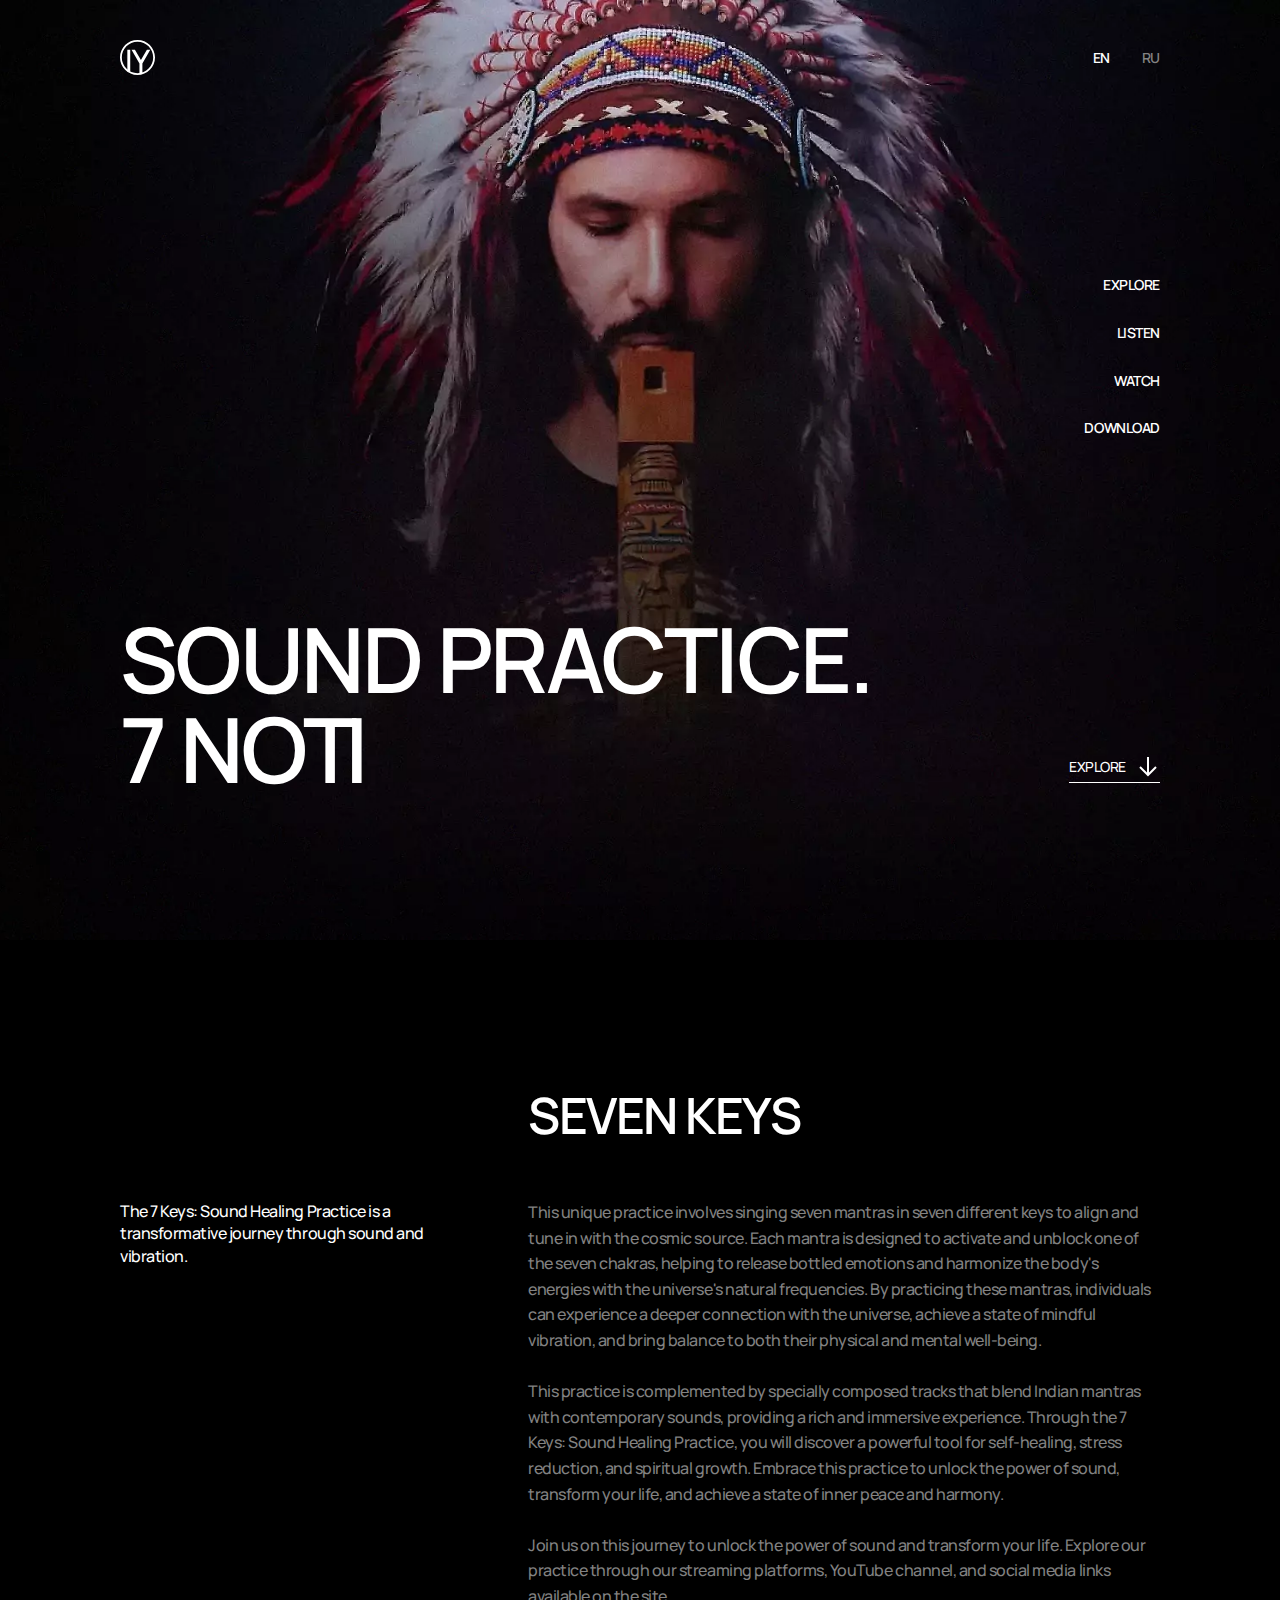
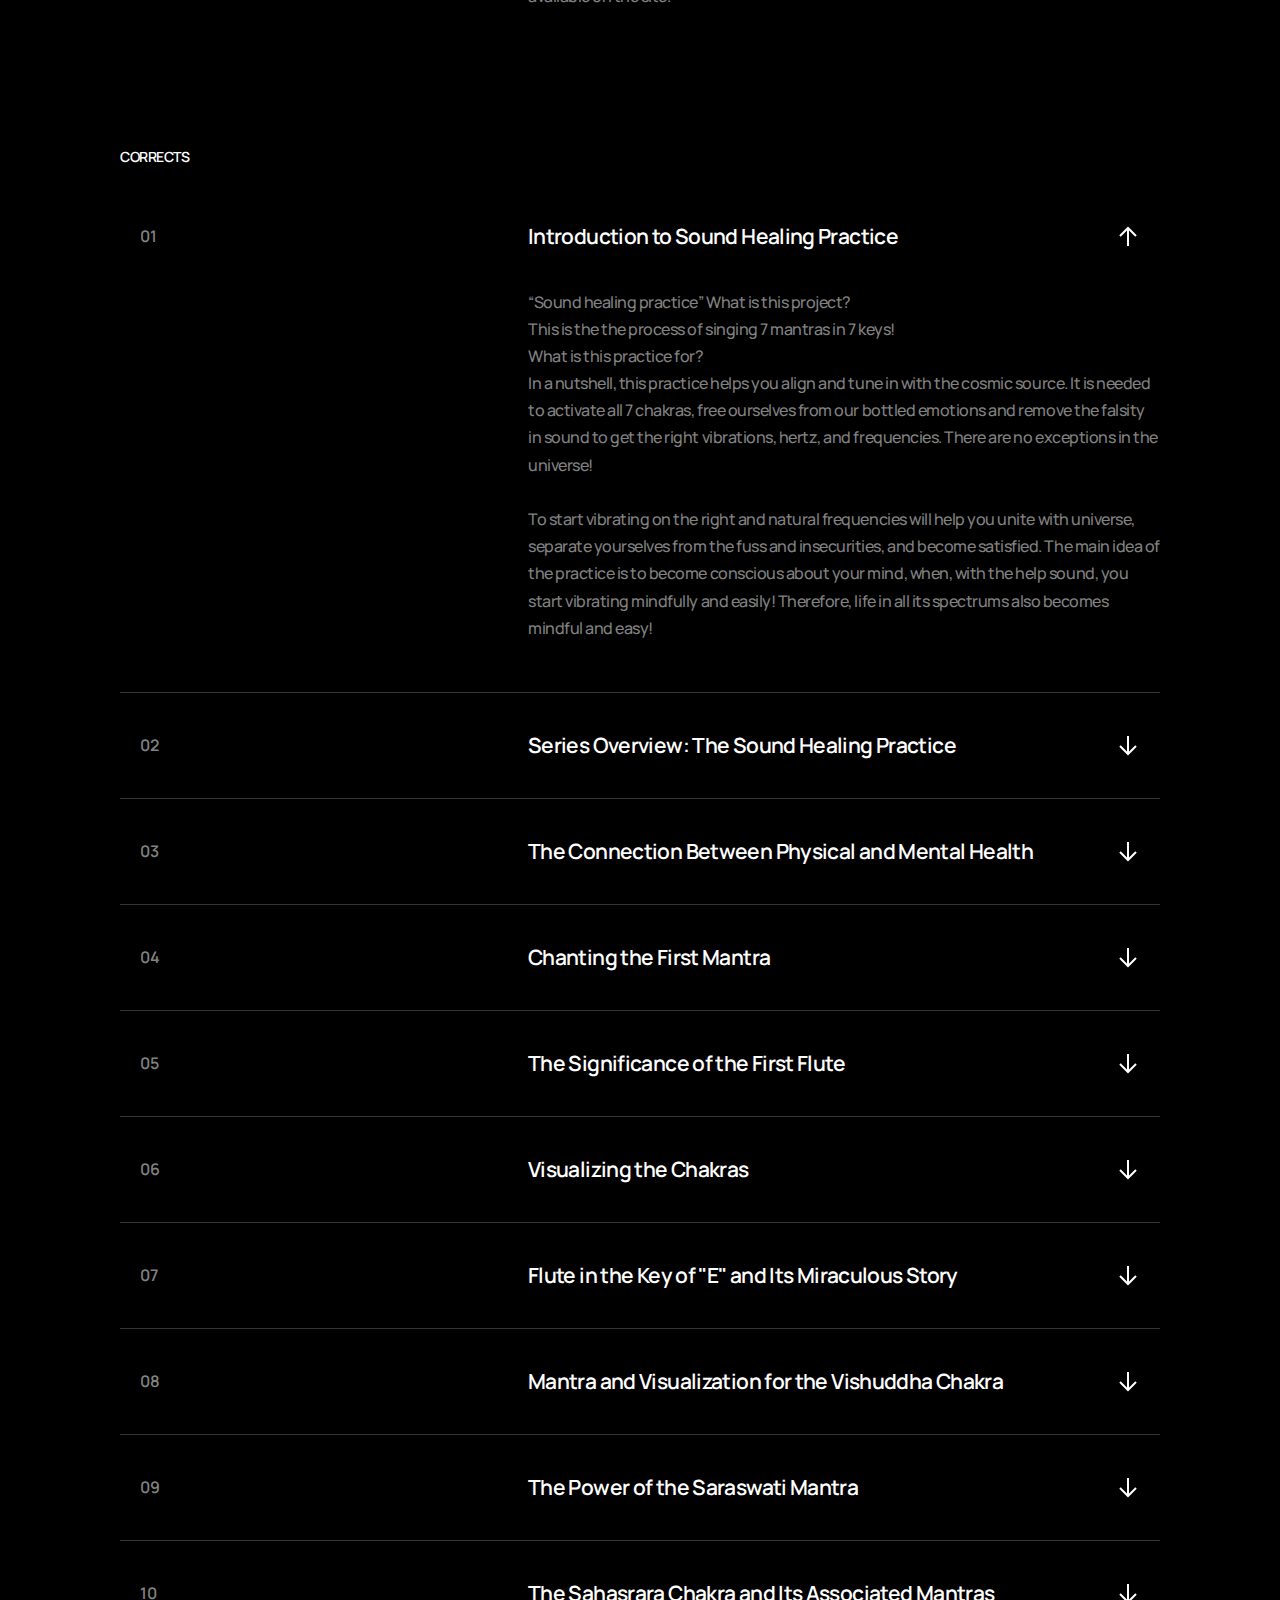
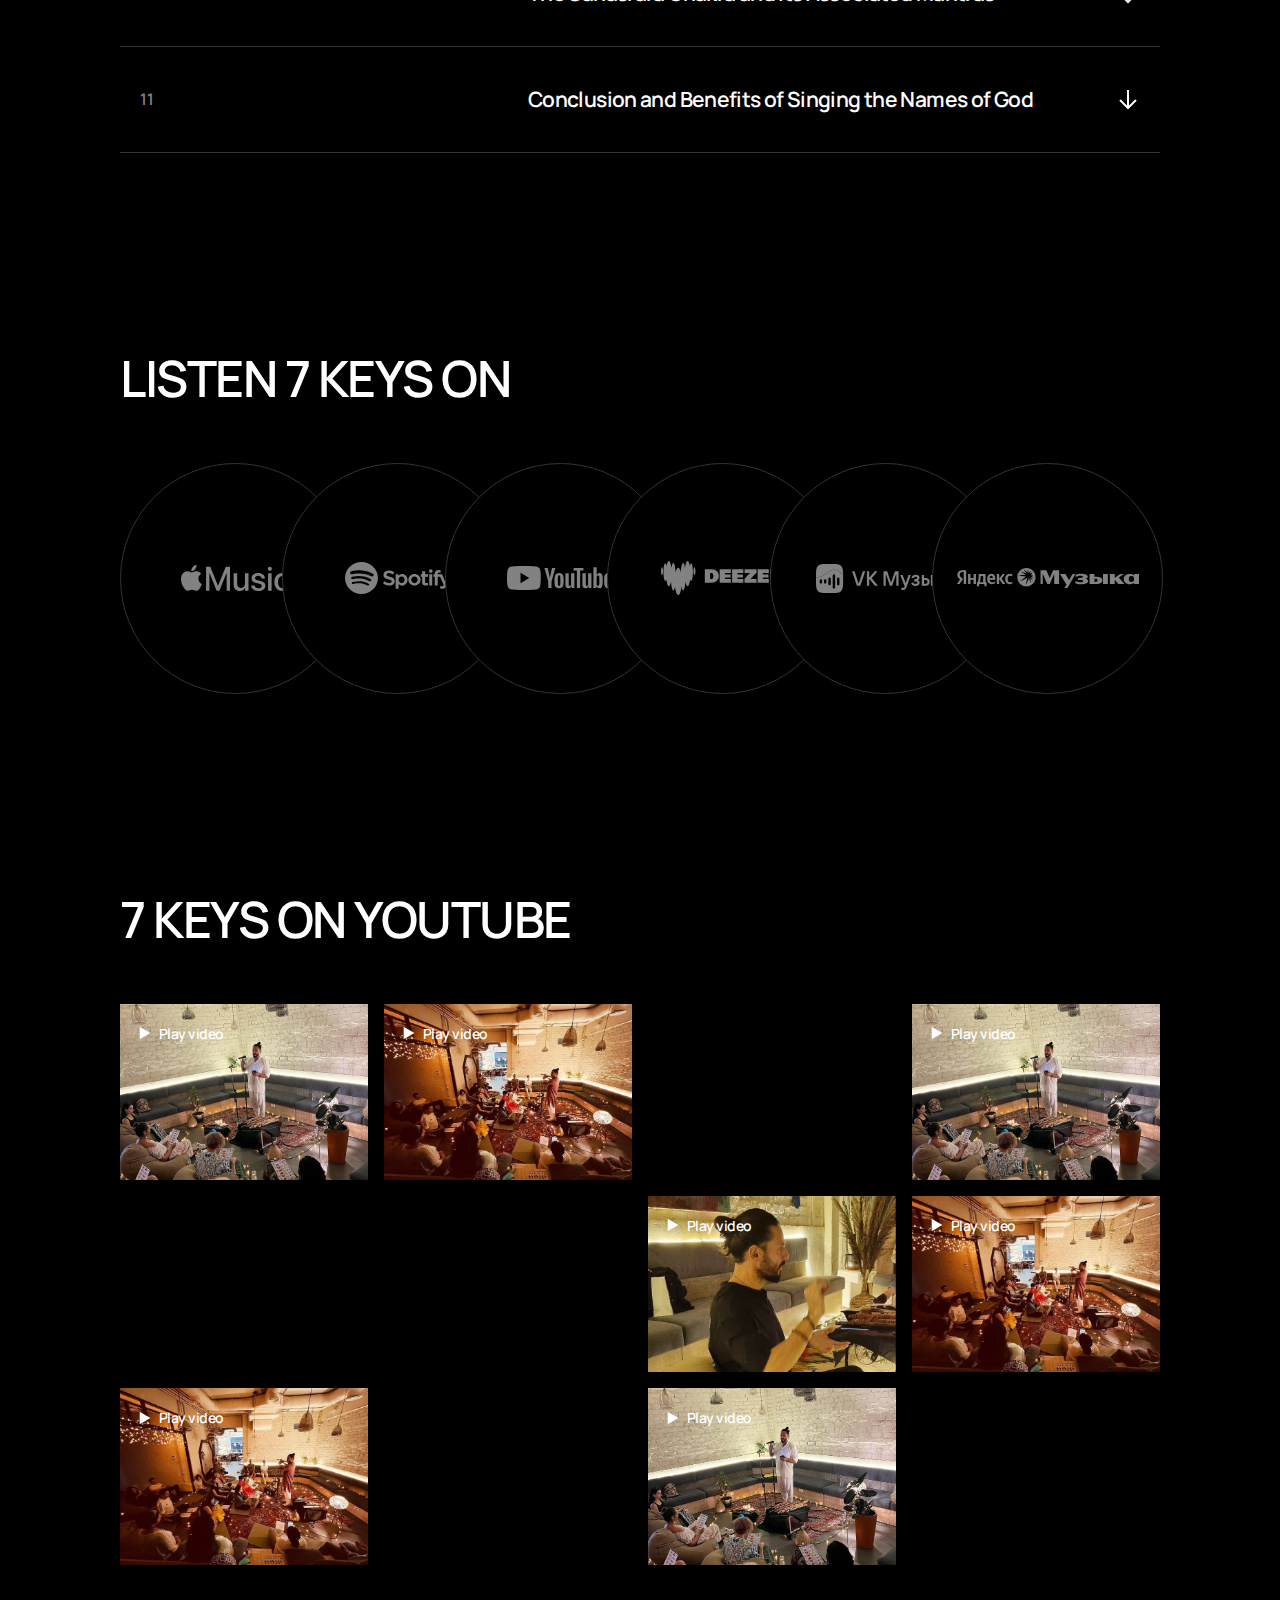
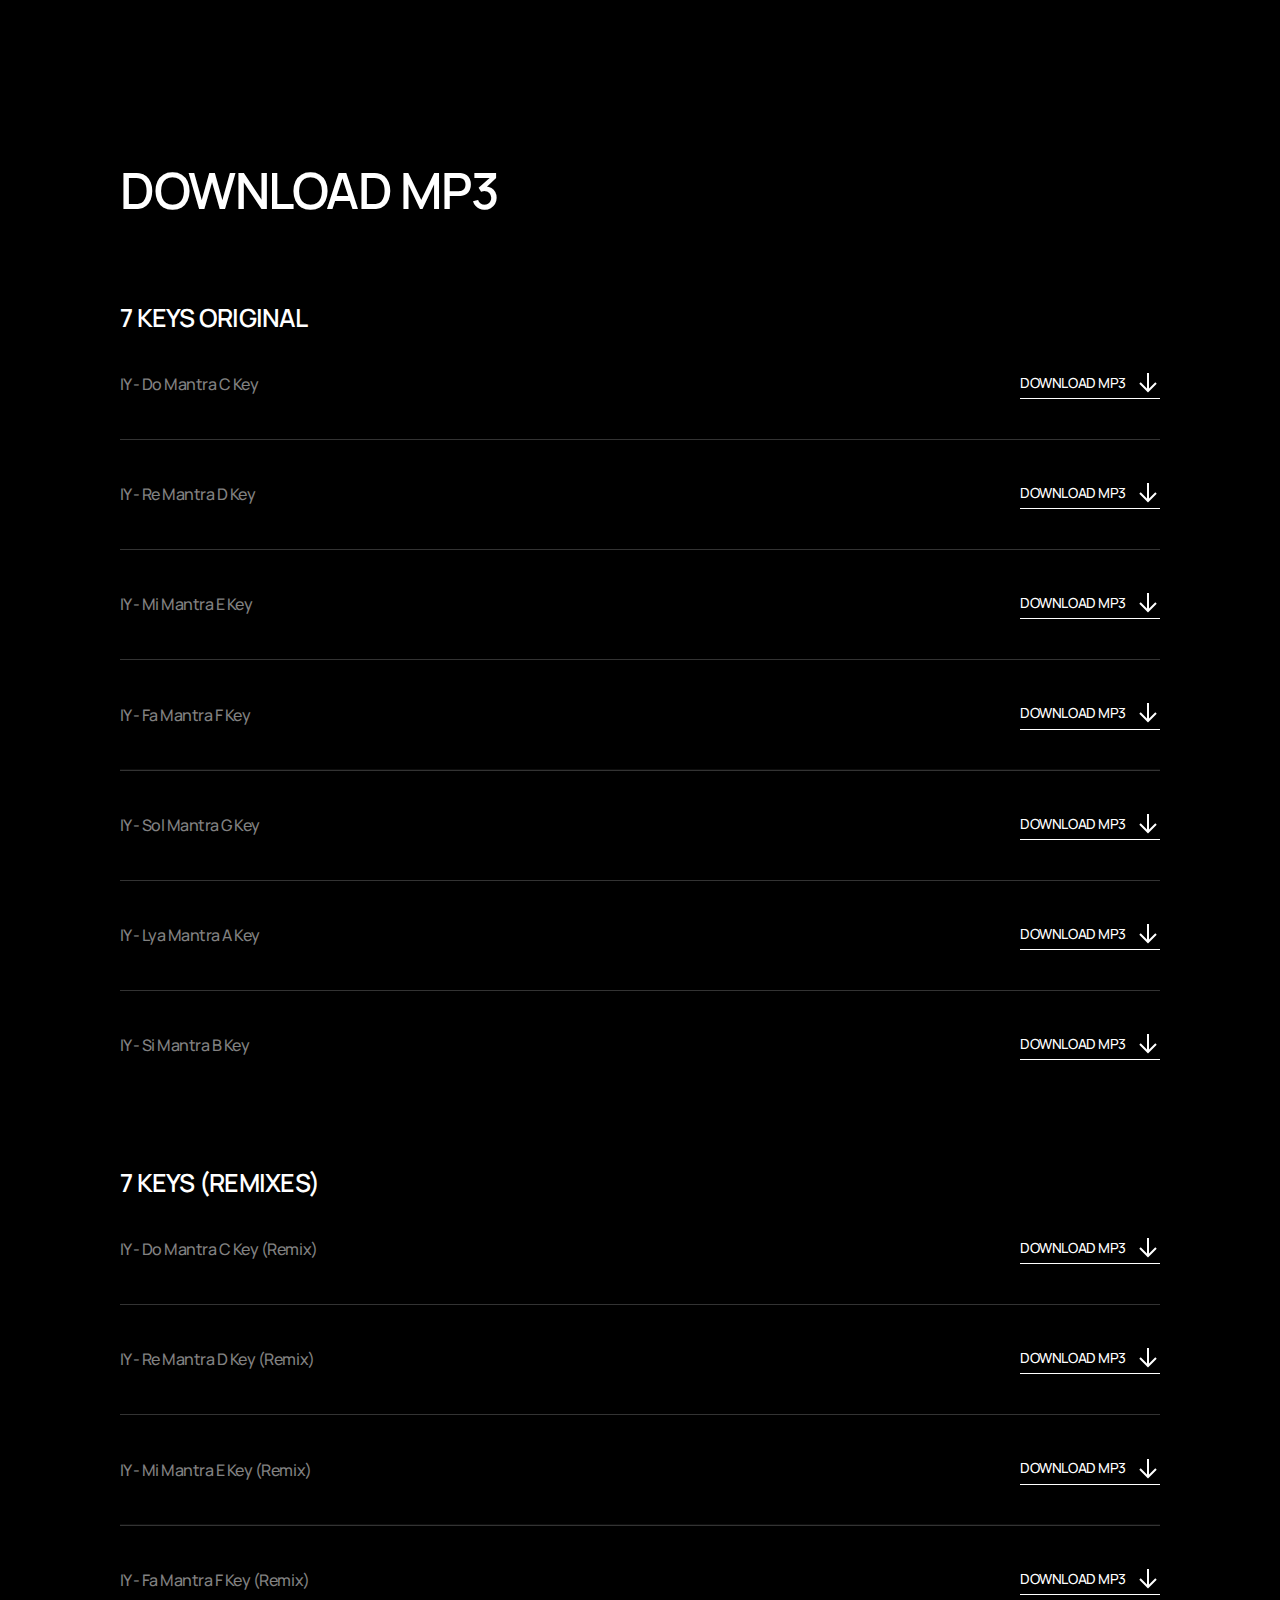
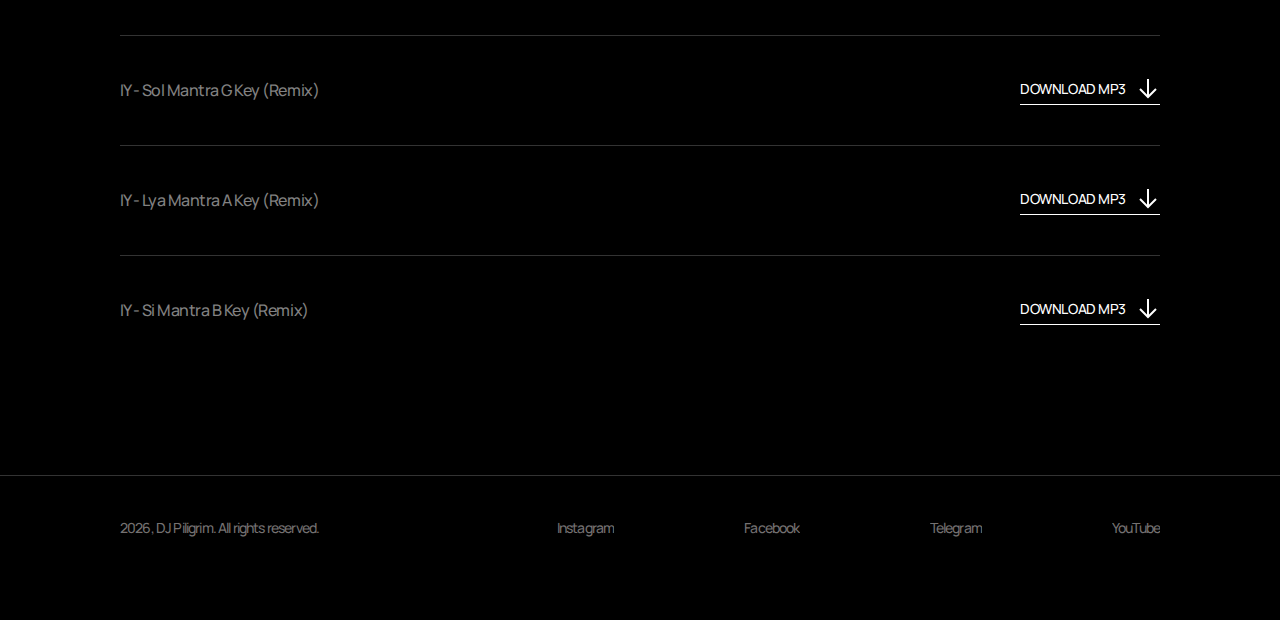
<file: index.html>
<!doctype html>
<html lang="en">
  <head>
    <meta charset="UTF-8" />
    <script src="https://code.jquery.com/jquery-2.2.4.min.js" integrity="sha256-BbhdlvQf/xTY9gja0Dq3HiwQF8LaCRTXxZKRutelT44=" crossorigin="anonymous"></script>
    <link rel="icon" type="image/svg+xml" href="./icons/favicon.svg" />
    <meta name="viewport" content="width=device-width, initial-scale=1.0" />
    <link rel="icon" type="image/svg" href="./icons/favicon.svg" />
    <title>IY – 7 Keys. Sound Practice</title>
        
        <script type="text/javascript">
          (function (m, e, t, r, i, k, a) {
            m[i] =
              m[i] ||
              function () {
                (m[i].a = m[i].a || []).push(arguments);
              };
            m[i].l = 1 * new Date();
            for (var j = 0; j < document.scripts.length; j++) {
              if (document.scripts[j].src === r) {
                return;
              }
            }
            (k = e.createElement(t)),
              (a = e.getElementsByTagName(t)[0]),
              (k.async = 1),
              (k.src = r),
              a.parentNode.insertBefore(k, a);
          })(
            window,
            document,
            "script",
            "https://mc.yandex.ru/metrika/tag.js",
            "ym",
          );

          ym(97648797, "init", {
            clickmap: true,
            trackLinks: true,
            accurateTrackBounce: true,
            webvisor: true,
          });
        </script>

        <script
          async
          src="https://www.googletagmanager.com/gtag/js?id=G-ZPLDXHTHQS"
        ></script>
        <script>
          window.dataLayer = window.dataLayer || [];
          function gtag() {
            dataLayer.push(arguments);
          }
          gtag("js", new Date());

          gtag("config", "G-ZPLDXHTHQS");
        </script>
   
    <link rel="stylesheet" crossorigin href="./assets/main-sJA28zUc.css">
  </head>
  <body>
    <noscript
      ><div>
        <img
          src="https://mc.yandex.ru/watch/97648797"
          style="position: absolute; left: -9999px"
          alt=""
        /></div
    ></noscript>
    <!-- /Yandex.Metrika counter -->

    <section class="banner">
      <img src="./images/banner.webp" alt="banner" />
      <div class="container">
        <header class="main-header">
          
            <img src="./icons/logo.svg" alt="IY" />
          <div class="langs">
            <a class="active">EN</a>
            <a href="./ru/">RU</a>
          </div>
          <button id="menu-btn">
            <span></span>
            <span></span>
            <span></span>
          </button>
          <aside class="mobile-aside">
            <div class="navigation">
              <a href="#seven-keys" class="wow-hover">
                <span>Explore</span>
                <span class="hovered">Explore</span>
              </a>
              <a href="#listen" class="wow-hover">
                <span>Listen</span>
                <span class="hovered">Listen</span>
              </a>
              <a href="#watch" class="wow-hover">
                <span>Watch</span>
                <span class="hovered">Watch</span>
              </a>
              <a href="#download" class="wow-hover">
                <span>Download</span>
                <span class="hovered">Download</span>
              </a>
            </div>
            <div class="langs mobile">
              <a href="#">EN</a>
              <a href="./ru/" class="active">RU</a>
            </div>
            <footer class="aside-footer">
              <div class="container">
                <span
                ><span class="current-year"></span>, DJ Piligrim. All rights
                  reserved.</span
                >
                <div class="socials">
                  <a
                          href="https://www.instagram.com/iy.flutes/"
                          class="wow-hover"
                  >
                    <span>Instagram</span>
                    <span class="hovered">Instagram</span>
                  </a>
                  <a
                          href="https://www.facebook.com/profile.php?id=100064328793114"
                          class="wow-hover"
                  >
                    <span>Facebook</span>
                    <span class="hovered">Facebook</span>
                  </a>
                  <a
                          href="https://t.me/djpiligrimtelegram/1798"
                          class="wow-hover"
                  >
                    <span>Telegram</span>
                    <span class="hovered">Telegram</span>
                  </a>
                  <a
                          href="https://www.youtube.com/watch?v=3c6SWxaey1I&list=PLSdPvxlDKT7qkn0LCHdmeQOm79Qe6TxP8"
                          class="wow-hover"
                  >
                    <span>YouTube</span>
                    <span class="hovered">YouTube</span>
                  </a>
                </div>
              </div>
            </footer>
          </aside>
          <!--</div>-->
        </header>
        <nav>
          <a href="#seven-keys" class="wow-hover">
            <span>Explore</span>
            <span class="hovered">Explore</span>
          </a>
          <a href="#listen" class="wow-hover">
            <span>Listen</span>
            <span class="hovered">Listen</span>
          </a>
          <a href="#watch" class="wow-hover">
            <span>Watch</span>
            <span class="hovered">Watch</span>
          </a>
          <a href="#download" class="wow-hover">
            <span>Download</span>
            <span class="hovered">Download</span>
          </a>
        </nav>
        <div class="banner-title">
          <h1>Sound Practice. <br /> 7 <span class="multipleStrings"></span> </h1>
          
          <a href="#seven-keys" class="underline arrow-hover"
          >Explore
            <span class="wrap">
              <img src="./icons/arrow.svg" alt="arrow" />
              <img src="./icons/arrow.svg" alt="arrow" class="hovered" />
            </span>
          </a>
        </div>
      </div>
    </section>
    <section class="site-intro" id="seven-keys">
      <div class="container">
        <div></div>
        <div><h3>Seven Keys</h3></div>
        <div>
          <p class="text">
            The 7 Keys: Sound Healing Practice is a transformative journey through sound and vibration.
          </p>
        </div>
        <div class="txt-div">
          <p>
            This unique practice involves singing seven mantras in seven different keys to align and tune in with the cosmic source. Each mantra is designed to activate and unblock one of the seven chakras, helping to release bottled emotions and harmonize the body's energies with the universe's natural frequencies. By practicing these mantras, individuals can experience a deeper connection with the universe, achieve a state of mindful vibration, and bring balance to both their physical and mental well-being.
            <br />
            <br />
            This practice is complemented by specially composed tracks that blend Indian mantras with contemporary sounds, providing a rich and immersive experience. Through the 7 Keys: Sound Healing Practice, you will discover a powerful tool for self-healing, stress reduction, and spiritual growth. Embrace this practice to unlock the power of sound, transform your life, and achieve a state of inner peace and harmony.
            <br />
            <br />
            Join us on this journey to unlock the power of sound and transform your life. Explore our practice through our streaming platforms, YouTube channel, and social media links available on the site.
          </p>
          <!--<div id="hidden-text">
            <p>
              Join us on this journey to unlock the power of sound and transform your life. Explore our practice through our streaming platforms, YouTube channel, and social media links available on the site.
            </p>
          </div>
          <button id="show-hidden" class="underline arrow-hover horizontal">
            Read more
            <span class="wrap">
              <img src="./icons/arrow.svg" alt="arrow" />
              <img src="./icons/arrow.svg" alt="arrow" class="hovered" />
            </span>
          </button> -->
        </div>
      </div>
    </section>
    <section class="corrects">
      <div class="container">
        <h3>Corrects</h3>
        <div class="corrects-items">
          <div class="item open">
            <div class="item-header glass-hover">
              <span>01</span>
              <div>
                <h3>Introduction to Sound Healing Practice</h3>
                <img src="./icons/arrow.svg" alt="arrow" />
              </div>
            </div>
            <div class="item-wrap">
              <div class="item-content">
                <div></div>
                <div>
                  “Sound healing practice” What is this project?<br />
                  This is the the process of singing 7 mantras in 7 keys!<br />
                  What is this practice for? <br />
                  In a nutshell, this practice helps you align and tune in with the cosmic source. It is needed to activate all 7 chakras, free ourselves from our bottled emotions and remove
                  the falsity in sound to get the right vibrations, hertz, and frequencies. There are no exceptions in the universe!
                  <br />
                  <br />
                  To start vibrating on the right and natural frequencies will help you unite with universe, separate yourselves from the fuss and insecurities, and become satisfied. The main
                  idea of the practice is to become conscious about your mind, when, with the help sound, you start vibrating mindfully and easily! Therefore, life in all its spectrums also becomes mindful and easy!
                </div>
              </div>
            </div>
          </div>
          <div class="item">
            <div class="item-header glass-hover">
              <span>02</span>
              <div>
                <h3>Series Overview: The Sound Healing Practice</h3>
                <img src="./icons/arrow.svg" alt="arrow" />
              </div>
            </div>
            <div class="item-wrap">
              <div class="item-content">
                <div></div>
                <div>
                  Imagine, you turn on Netflix and find series of 7 episodes called “The Sound Healing Practice”
                  <br />
                  <br />
                  The description says: “Procude sound! Sing! If your singing is clean, it means that you are have the right hertz! However, if it’s not clean, it means your life’s not clean either. You know that everything is interconnected. Being able to sing the right way and keep up with the rhythm, you can turn your life to be as rhythmical! This happens because everything in this universe is the rhythm pulsation. If you still do not sound clean and cannot keep up with the rhythm, these Netflix series are just for you!”
                  <br />
                  <br />
                  Watching this TV show, we will be singing 7 mantras in 7 keys to unblock and activate 7 chakras of our body. I likewise added my personal perk that includes playing on 7 different
                  flutes to make this wonderful experience even more colorful.
                  <br />
                  <br />
                  How is this going to happen? Special for this unique project, we (professional music team) composed 7 unique tracks, where we adapted Indian mantras to today’s sounds. It comprises
                  harmonies, simple piano chords accompanied by Indian monotonous tampuras. Let’s sound!
                  <br />
                  <br />
                  1. A guide! Before practicing, we always sing the “OM” three times. For those who are new to mantras, <b><i>man</i></b> is mind, an <b><i>atra</i></b> is cleansing. Therefore, “mantra” means the cleansing of mind!
                  <br />
                  <br />
                  2. During each episode, we will be singing just like in karaoke. I sing first — you listen and memorize. Then, you repeat (sing) yourselves. For your convenience, there will be lyrics on the screen.
                </div>
              </div>
            </div>
          </div>
          <div class="item">
            <div class="item-header glass-hover">
              <span>03</span>
              <div>
                <h3>The Connection Between Physical and Mental Health</h3>
                <img src="./icons/arrow.svg" alt="arrow" />
              </div>
            </div>
            <div class="item-wrap">
              <div class="item-content">
                <div></div>
                <div>
                  All physical diseases come from mental diseases. Through our body, our soul shows us the root of
                  the problem. Human’s body has its own energetic field, which has to be connected to the universe
                  and the environment around us.
                  <br />
                  <br />
                  Chakras. You can find details about them on the internet. I can add that they influence our both
                  physical and mental health. A person who practices sound healing starts seeing and feeling chakras.
                  Also, by observation, he or she starts to realize how all chakras impact our daily life. Nowadays,
                  90% of people live with blocked chakras. For those who think I am bluffing, I want to bring an
                  analogic example of this: when you switch TV channels , you can’t see infrared rays or radio
                  waves , but they are still there. Our body cannot see a lot of things because it has limited physical
                  capabilities.
                  <br />
                  <br />
                  The multidimensionality of measurements is evident. For example, dolphins communicate using
                  ultrasound at a distance of hundreds of kilometers, but this is another topic. For now, let's start
                  practicing. So, the first tone is “DO”, or, as it is called in the Western world, ( C ). This tone
                  corresponds to the Muladhara chakra. It has a red color and is responsible for physical, natural and
                  the strength of mother Earth. Muladhara is located below the waist in the pelvis, genitals and hips
                  area. All living beings receive the energy of nature from this chakra. That is why I call it the animal
                  chakra!
                  <br />
                  <br />
                  While singing the first mantra, imagine a shining red circle that rotates clockwise around your
                  waist—right where I described the Muladhara. Also, when singing, try to extract sound from the
                  genitals (over time, someone who practices systematically will be able to extract sound from each
                  chanted chakra’s areas)
                </div>
              </div>
            </div>
          </div>
          <div class="item">
            <div class="item-header glass-hover">
              <span>04</span>
              <div>
                <h3>Chanting the First Mantra</h3>
                <img src="./icons/arrow.svg" alt="arrow" />
              </div>
            </div>
            <div class="item-wrap">
              <div class="item-content">
                <div></div>
                <div>
                  The “DO” (C) key relates to chakra Muladhara. We will be singing mantra of Ganesha. In Indian
                  pantheon, this deity is always worshipped (воспевать) first. Ganesha won tender in heaven’s
                  cancellations (канцелярии) where all Indian deities participated! (there are numerous of them)
                  <br />
                  <br />
                  For those who believe that there is only one God and we should worship only him rather than a
                  creature with an elephant’s head and a human’s body, i absolutely agree with you.
                  But special for you, i want to give some food for thought. Look, sun is a God and milliard of his
                  rays warm us and maintain million lifeforms on our whole planet. Likewise, in Hinduism, all these
                  million deities are exactly all these rays, different forms of God, still one God , just in different
                  forms and shapes. Got it?
                  <br />
                  <br />
                  Keep this knowledge in your heart and live without separating them bur rather integrating them
                  since everything in this universe is just one God!
                  <br />
                  <br />
                  For more examples, I want to give you a bit more understanding how Indian God’s system work.
                  Imagine that God is a king and he has ministers , generals, architects, teachers, healers, artists and
                  others. All of the “government” members manage the wellbeing of the Kingdom. Worshipping these
                  wise men, we worship the God himself!
                  <br />
                  <br />
                  That’s it! Let us get back to the first mantra, Ganesh. For yogas, Ganesh is a concentration. In
                  Indian pantheon, this is a God who eliminates obstacles. It used to be called “Vinayaka”, the most
                  wonderful face of the world; this is a different story though.
                  <br />
                  <br />
                  Ganesh’s lines: “ I came to this world to give and receive love!”
                  <br />
                  <br />
                  OM GAN GAN PATE NAMO NAMA<br />
                  OM GAN GAN PATE NAMOOH NAMAAH
                  <br />
                  <br />
                  Reminding you that I sing first, and, then, you repeat (such singing form is called “Kirtan” in
                  Hinduism). If you feel not ready to sing out loud, sing in your head!
                  <br />
                  <br />
                  P.S Sound practice is not a concert — this is a profound work on yourself, where you produce clean
                  sound and practice yoga sound. Watching football is one thing, but playing football is another thing;
                  listening to someone sing is one thing, but singing yourself is another thing. Practice, friend, don’t
                  be shy!
                  <br />
                  <br />
                  With practice, you will eventually get everything right. May the sound help you!
                </div>
              </div>
            </div>
          </div>
          <div class="item">
            <div class="item-header glass-hover">
              <span>05</span>
              <div>
                <h3>The Significance of the First Flute</h3>
                <img src="./icons/arrow.svg" alt="arrow" />
              </div>
            </div>
            <div class="item-wrap">
              <div class="item-content">
                <div></div>
                <div>
                  The first flute is from native Americans. Master Akun from Catalonia made it for me precisely for
                  this project, with the “DO” (C) note. By the way, all tracks will eventually speed up from 96bpm to
                  120bpm, which is our heart’s rhythm. Whether it’s 60 or 120 beats per minute, this is the perfect
                  rhythm for dancing with a human body.<br />
                  Before starting to sing the second mantra in a “RE” (D) key, I would like to revise the first one with
                  you! When you sing this practice, always visualize all 7 colors rotating around you. The first color
                  disk is red, but, eventually, the one who sings consistently will be able to visualize all 7 rotating
                  disks at once. For now, if you cannot do all 7, then work on each disk separately, and this will also
                  bring some results!<br />
                  So, the second chakra is Svatishana, It is located a bit lower than navel but higher than pubic bone.
                  You can read further details about physical and sacral chakras and how they affect our lives on the
                  internet. Here is the link about Svadhistana, the second (sacral) chakra. You can read what it is
                  responsible for and where it is located. Personally, for me, this chakra is what differentiates us from
                  animals that co-exist with chakra Mudadhara. We, homo sapiens, unlike animals, stand vertically on
                  2 feet and produce energy further down our spine. <a href="https://ru.wikipedia.org/wiki/%D0%92%D0%B5%D1%80%D1%82%D0%B8%D0%BA%D0%B0%D0%BB%D1%8C_%D0%B8_%D0%B3%D0%BE%D1%80%D0%B8%D0%B7%D0%BE%D0%BD%D1%82%D0%B0%D0%BB%D1%8C">Read more on Wikipedia</a>
                  <br />
                  <br />
                  Therefore, animal’s energy started flowing higher, becoming orange. This is the difference between
                  us and animals; Svatishana grants people creativity, emotions and an exalted state of mind. Unlike
                  our horizontal friends, we have the opportunity to evolve spiritually, expanding our mind and
                  realizing a creator within us (transformation from red to orange is the sign of evolution). The
                  purpose of my project is not educating about chakras but opening and activating them. It is not
                  necessary for you to know how your digestive system operates, isn’t it? You just eat and your body
                  does its thing. So, after Ganesh, usually you have to chant about the Goddess of Wisdom, Sarasvati
                  (we will definitely sing her a bit later).
                  <br />
                  <br />
                  However, since there are open military actions in the world, I decided it will be better to chant the
                  Goddess of protection, Durga. She is of the forms of the Goddess Parvati, Mahadev’s (Shiva’s)
                  wife. She is Prakriti (nature); she is Adiyogini (the first yogini); she is Pashupatini (mistress of
                  animals); she is Kali (mistress of time).
                  <br />
                  <br />
                  We start singing with the “RE” (D) key;<br />
                  Om Dum Durga Ma namooh, namaah.
                  <br />
                  <br />
                  I sing first. Then, we sing together. There will also be flute solo! While singing, we visualize orange
                  circle (a disk) and rotate it clockwise around the area lower than the navel and try to produce sound
                  right out of this area. If you manage to visualize red circle as well, the effect will be deeper.
                  <br />
                  <br />
                  Reminding you that every time before we start, we sing the Om mantra three times! Let us start singing!
                  <br />
                  <br />
                  <b>Vertical and Horizontal.</b>
                  <br />
                  <br />
                  Vertical line is a line parallel to the up-down direction at the selected point. The downward direction
                  (nadir) is taken for the direction of gravity (that is, the acceleration of free fall), and the upward
                  direction is the opposite power of gravity (zenith).
                </div>
              </div>
            </div>
          </div>

          <div class="item">
            <div class="item-header glass-hover">
              <span>06</span>
              <div>
                <h3>Visualizing the Chakras</h3>
                <img src="./icons/arrow.svg" alt="arrow" />
              </div>
            </div>
            <div class="item-wrap">
              <div class="item-content">
                <div></div>
                <div>
                  The third Chakra Manipura is yellow! By the way, the flute in “RE” key was bought in a music shop
                  in Barcelona. I loved how its sound reminded me of the feeling of sympathy. If the first flute urges
                  you to act and reminds of how the elephant’s trunk sounds (just right for Ganesh), the second flute
                  resonates with the second mantra since, generally, the desire to protect comes from the feeling of
                  sympathy.
                  <br />
                  <br />
                  So, Manipura! The “Mi” (E) key.<br />
                  Again, all the academic information you can and should read across the internet. I can tell that its
                  color is yellow and, personally, for me, this chakra is about consciousness. Also, I call it
                  “Ramchakra”. If the orange Svatishana is associated with a primitive human being and stood on
                  their feet, Ramchakra is associated with a human being who straightens their back and navigates the
                  energy flow higher. Having received an advantage over other beings, a person got resources for
                  being creative. I can see how Parashuram (one of the first higher God’s avatars) took a stick,
                  attached a stone to it, tied it all with a fresh liana, and made the first tool ever.
                  <br />
                  <br />
                  Manipura, the third Chakra, granted consciousness. Energy’s transformation stepped on a new level,
                  and primitive people acquired an opportunity to grow further.
                  <br />
                  <br />
                  For me, Manipura is a chakra about resilience, will power, powerfulness. It is located in the small of
                  the back. I called it Ramchakra because Ram (Ramachandra, the next higher God’s avatar) granted
                  people their morals and showed them how the relationship between family should go. In the past,
                  primitive communities used to have chaotic relationships. There was a hierarchy of animals: the one
                  who was stronger was always right. With Ramachandra’s governing, the <a href=" https://ru.wikipedia.org/wiki/%D0%94%D1%85%D0%B0%D1%80%D0%BC%D0%B0">Human race experienced
                  Dharma</a> so divinity and talent came to people’s lives with Manipura.
                  <br />
                  <br />
                  Ramachandra is one of the greatest figures of our civilization, still revered, loved, and celebrated by
                  those who have chosen the path of Sanatana Dharma (righteous path). <a href=" https://en.wikipedia.org/wiki/Hinduism">Read more on Wikipedia</a>
                  <br />
                  <br />
                  Before singing the third chakra, I would recommend the beautiful Indian epic "Ramayana" for a
                  deeper understanding of the ideas I have expressed.
                  <br />
                  <br />
                  We will chant the mantra<br />
                  OM NAMO BHAGAVATE VASUDEVAYA<br />
                  OM NAMO BHAGAVATE VASUDEVA
                  <br />
                  <br />
                  Vasudeva literally means all-pervading, and it is one of the names of the Supreme Personality of Godhead!
                  <br />
                  <br />
                  Don't forget to visualize the yellow disc and rotate it clockwise. It's also important to learn how to
                  extract the sound (chant) from the area of the lower back. For those who have progressed in
                  visualization practice, I would like to remind you to rotate the red disc in the genital area and the
                  orange disc in the area below the navel and above the pubic bone simultaneously, engaging and
                  activating all three chakras.
                  <br />
                  <br />
                  Dharma<br />
                  One of the most important concepts in Indian philosophy and Indian religion
                </div>
              </div>
            </div>
          </div>

          <div class="item">
            <div class="item-header glass-hover">
              <span>07</span>
              <div>
                <h3>Flute in the Key of "E" and Its Miraculous Story</h3>
                <img src="./icons/arrow.svg" alt="arrow" />
              </div>
            </div>
            <div class="item-wrap">
              <div class="item-content">
                <div></div>
                <div>
                  The flute in the key of "E" (E) is a Chinese Xiao flute made by a master from Ukraine. This
                  is my first flute ordered online, and the only flute in my collection purchased without a prior
                  test. Usually, one needs to try out the flute and feel if it suits you or not. Sometimes, you
                  go to the master and spend hours trying out different flutes, and nothing resonates with
                  you, it's not yours, and that's it. But in the case of purchasing remotely, everything worked
                  out miraculously. The tonality of "Mi" comes from the Latin word miraculum, which
                  translates as a miracle. In my case, everything worked out miraculously with this flute too!
                  <br />
                  <br />
                  The tonality of "FA" (F) - Anahata chakra - is green. We start singing the mantra, "Om
                  Ganga Ma namoh namaah." And we spin the green disc in the area of the chest, singing
                  from the heart, literally. Because Anahata is the heart chakra. For me, this chakra is about
                  harmony. All those who have problems in the chest area are experiencing disharmony.
                  Those who do things they don't want to do, those who suffer from lung problems, those
                  who suffer from coughs, should sing the basic mantra "YAM" and visualize a green disc
                  spinning clockwise in the chest area. I would also recommend visualizing the following
                  image: an eagle soaring above the Green Hills covered with lush green grass, where trees
                  majestically reach up to the sky. You see a stream flowing toward a large body of water,
                  and pure mountain water gurgles like singing the song of nature, where everything is
                  perfect and clear!
                  <br />
                  <br />
                  My choice did not fall accidentally on the mantra, extolling the sacred mother Ganga, the
                  river that according to Hindu mythology purifies everything and everyone without
                  exception. Personally, for me, water is an extraterrestrial creature that came to our planet,
                  and we humans (earthlings) must learn to treat it carefully and with respect!
                  <br />
                  <br />
                  Om Ganga Ma<br />
                  Namooh Namaah.
                  <br />
                  <br />
                  You can put your hand on your heart and feel the vibration in this area while singing, that's
                  how the tonality of "FA" (F) works.
                  <br />
                  And as my first yoga teacher used to say, we stretch, stretch our hearts to the sky!
                </div>
              </div>
            </div>
          </div>

          <div class="item">
            <div class="item-header glass-hover">
              <span>08</span>
              <div>
                <h3>Mantra and Visualization for the Vishuddha Chakra</h3>
                <img src="./icons/arrow.svg" alt="arrow" />
              </div>
            </div>
            <div class="item-wrap">
              <div class="item-content">
                <div></div>
                <div>
                  "The note 'Sol' (G) in the previous mantra was from the Philippines, and I call it 'sweet
                  separation' considering its bright piercing sound, as you may have heard yourself! The
                  note 'Sol' (G) corresponds to the Vishuddha chakra, the color blue. Vishuddha chakra is
                  the communication chakra. The basic mantra of this chakra is HAM. Those who have
                  problems with their throat can chant this basic mantra in the key of G, and visualize the
                  color blue while rotating the disc clockwise around the throat! As I have already mentioned,
                  all problems of the physical body are problems of the soul. Something you didn't tell
                  someone... withheld... or on the contrary, you lied to someone... and that's how this chakra
                  gets blocked!
                  <br />
                  <br />
                  Let's get back to practice! We will chant a mantra dedicated to the teacher of all yoga
                  teachers, the main yogi, Adiyogi (the first yogi). He is also known as Shiva, and Shiva is
                  also called Nilakantha (Blue Throated) because according to Indian epics, he once drank
                  the Blue Poison to save people and the planet from imminent destruction.<br />
                  <a href="https://en.wikipedia.org/wiki/Halahala">You can read about it on Wikipedia</a>.
                  <br />
                  <br />
                  <b>Let's start practicing.</b><br />
                  Om namah Shivaya<br />
                  Om namah Shivay
                  <br />
                  <br />
                  We extract the sound from the neck area (if during the Anahata practice we kept our hand
                  on the chest and felt the vibration specifically in this area, then when chanting Vishuddha,
                  you can put your hand on the neck, and you will start feeling the vibration in this area when
                  chanting in the key of G.
                  <br />
                  <br />
                  Don't forget to visualize the blue rotating disc clockwise around the neck.
                  <br />
                  <br />
                  OM Namah Shivaya<br />
                  OM Namah Shivay<br />
                  Halahala
                  <br />
                  <br />
                  Halahala (Sanskrit: हलाहल, IAST: Halāhala) or Kalakuta (Sanskrit: कालकू टं, IAST: kālakūṭa)
                  is a poison in Hindu mythology obtained during the churning of the Milk Ocean by the
                  devas and asuras.”
                </div>
              </div>
            </div>
          </div>

          <div class="item">
            <div class="item-header glass-hover">
              <span>09</span>
              <div>
                <h3>The Power of the Saraswati Mantra</h3>
                <img src="./icons/arrow.svg" alt="arrow" />
              </div>
            </div>
            <div class="item-wrap">
              <div class="item-content">
                <div></div>
                <div>
                  "The note 'A' - another flute of the Native Americans - sounded in the previous key and
                  was made specifically for this project. Day by day, my connection with it grows stronger,
                  and with practice, it reveals new nuances. Once again, I realize through personal
                  experience that practice is the most important thing in any endeavor!
                  <br />
                  <br />
                  In the key of 'E', the third eye chakra's (AJNA) color is violet &#128156;. We will sing a mantra for
                  the goddess of wisdom Saraswati! Intuition, musicality, super abilities - this is what the
                  goddess Saraswati gives to people. In India, musicians and artists worship Brahma's
                  consort, the goddess of wisdom Saraswati, so that their creativity is charged with divine
                  energy. For me, talent is precisely this energy (in this age of advanced technology,
                  everything can be learned from numerous sources on the Internet).
                  <br />
                  <br />
                  OM SARASWATI MA<br />
                  OM NAMOH NAMAH
                  <br />
                  <br />
                  This mantra has taken on such a form in order to resonate most strongly in the area
                  between the eyebrows. In essence, there are two mantras in this mantra! The syllable
                  "OM" is itself a mantra, more precisely, the very first mantra. The universal sound that is
                  always present. The noise that you hear in your ears in silence is precisely this all-
                  pervading "OM."
                  <br />
                  <br />
                  If you now put your hand on your forehead, this area will vibrate during chanting!
                  <br />
                  <br />
                  People with an activated AJNA chakra are those who have accepted (from the word
                  'acceptance') the fact that everything in the universe is one. Often, people with an active
                  AJNA chakra develop super abilities (siddhis). For me personally, the AJNA chakra is a
                  symbol of surrendering oneself to the mercy of the universe or God, when you
                  acknowledge (from the word 'know') that everything is HIM.
                  <br />
                  <br />
                  You can study tons of information from different sources in detail, but I just urge you to practice!
                  <br />
                  <br />
                  Don't forget to spin the violet disk around your head!
                  <br />
                  <br />
                  Let's sing!
                </div>
              </div>
            </div>
          </div>

          <div class="item">
            <div class="item-header glass-hover">
              <span>10</span>
              <div>
                <h3>The Sahasrara Chakra and Its Associated Mantras</h3>
                <img src="./icons/arrow.svg" alt="arrow" />
              </div>
            </div>
            <div class="item-wrap">
              <div class="item-content">
                <div></div>
                <div>
                  The note "Si" (H) is my favorite tonality. It's the most comfortable for me to sing in, I feel
                  like a fish in water!
                  <br />
                  <br />
                  The flute in the note "La" (A) is also something I bought from Native Americans
                  somewhere in Europe. There's something magical about it, it reminds me of an eagle
                  soaring above the clouds!
                  <br />
                  <br />
                  The tonality "Si" (H) corresponds to the Sahasrara chakra, the color is purple or light violet!
                  Personally, this chakra reminds me of the movie "The Matrix," specifically the scene where
                  the characters who escaped from the matrix were connected and disconnected with a
                  cable that was attached to the top of their heads. That's where this transcendent chakra is
                  located! One of the names of this chakra is "Hari-Hara Chakra."
                  <br />
                  <br />
                  <b>We will sing two mantras in one:</b><br />
                  OM NAMOH NARAINAYA<br />
                  OM SURYA NARAINAYA
                  <br />
                  <br />
                  Narayana is one of the names of God and literally means "all-sustaining." Surya literally
                  means Sun. And here it is appropriate to remind you again that in Hinduism, the Sun is the
                  supreme personification of God, and all its rays are different forms of God!
                  <br />
                  <br />
                  We will spin the purple disc during singing, and you can place your hand on your head and
                  feel how your crown vibrates in the tonality of "Si" (H). I remind you that it is desirable to
                  visualize all the discs that we have previously sung simultaneously, but if it doesn't work,
                  you can visualize several at once and gradually add one color with each practice. Believe
                  me, people get used to everything, and adapt, and this skill will also be developed over
                  time.
                  <br />
                  <br />
                  OM NAMOH NARAINAYA<br />
                  OM SURYA NARAINAYA
                </div>
              </div>
            </div>
          </div>

          <div class="item">
            <div class="item-header glass-hover">
              <span>11</span>
              <div>
                <h3>Conclusion and Benefits of Singing the Names of God</h3>
                <img src="./icons/arrow.svg" alt="arrow" />
              </div>
            </div>
            <div class="item-wrap">
              <div class="item-content">
                <div></div>
                <div>
                  Coda
                  <br />
                  <br />
                  To sing the names of God is a very powerful Practice that I practice and love!
                  <br />
                  <br />
                  We sang 7 mantras in seven tonalities - a Beautiful Practice for people who have started
                  their spiritual journey. After each of these practices, I feel a surge of energy and
                  inspiration, a state of clarity comes to me, so I decided to share this practice because
                  spreading knowledge is the greatest benefit!
                  <br />
                  <br />
                  <b>I want to conclude this series of seven episodes with the following words:</b><br />
                  Discard all concepts, sing the song of life. The best mantra that binds us all is the mantra
                  of life! Living life is the best practice, and being yourself is the best tool in this practice!
                  Believe in yourself, love yourself, go your own way, and be sure that just as all rivers flow
                  into the vast ocean, so do all paths lead to God! As many souls, so many paths! And to
                  walk your unique path is great happiness!
                </div>
              </div>
            </div>
          </div>
        </div>
      </div>
      </div>
    </section>
    <section id="listen" class="listen">
      <div class="container">
        <h2>Listen 7 keys on</h2>
      </div>
      <div class="container list">
        <div class="listen-items">
          <div class="l-item">
            <a
                    href="https://music.apple.com/us/album/7-keys/1684001122"
                    target="_blank"
                    class="item-wrap"
            >
              <div class="wrap">
                <img src="./icons/apple.svg" alt="Apple Music" />
              </div>
            </a>
          </div>
          <div class="l-item">
            <a
                    href="https://open.spotify.com/album/37agQ0A5VshyOsPgw2VBBV?si=e_W0IkNPQwmR-_TVzDPcvA"
                    target="_blank"
                    class="item-wrap"
            >
              <div class="wrap">
                <img src="./icons/spotify.svg" alt="Spotify" />
              </div>
            </a>
          </div>
          <div class="l-item">
            <a
                    href="https://www.youtube.com/watch?v=3c6SWxaey1I&list=PLSdPvxlDKT7qkn0LCHdmeQOm79Qe6TxP8"
                    target="_blank"
                    class="item-wrap"
            >
              <div class="wrap">
                <img src="./icons/youtube.svg" alt="Youtube" />
              </div>
            </a>
          </div>
          <div class="wrap"></div>
          <div class="l-item">
            <a
                    href="https://www.deezer.com/en/album/432737197"
                    target="_blank"
                    target="_blank"
                    class="item-wrap"
            >
              <div class="wrap">
                <img src="./icons/deezer.svg" alt="Deezer" />
              </div>
            </a>
          </div>
          <div class="l-item">
            <a
                    href="https://vk.com/music/album/-2000849311_17849311_de4cdd5b5abf92abb0"
                    target="_blank"
                    class="item-wrap"
            >
              <div class="wrap">
                <img src="./icons/vk.svg" alt="VK Музыка" />
              </div>
            </a>
          </div>
          <div class="l-item">
            <a
                    href="https://music.yandex.ru/album/25615896"
                    target="_blank"
                    class="item-wrap"
            >
              <div class="wrap">
                <img src="./icons/ya.svg" alt="Яндекс Музыка" />
              </div>
            </a>
          </div>
        </div>
      </div>
    </section>
    <section id="watch" class="videos">
      <div class="container">
        <h2>7 keys <br> on Youtube</h2>
        <div class="videos-items">
          <a
                  href="https://www.youtube.com/watch?v=3c6SWxaey1I&list=PLSdPvxlDKT7qkn0LCHdmeQOm79Qe6TxP8"
                  target="_blank"
                  class="video-single"
          >
            <img src="./images/vid1.jpg" alt="video" />
            <div class="backdrop"></div>
            <p>
              <img src="./icons/play.svg" alt="play" /> <span>Play video</span>
            </p>
          </a>
          <a
                  href="https://www.youtube.com/watch?v=OXSkO2vyuIY&list=PLSdPvxlDKT7qkn0LCHdmeQOm79Qe6TxP8&index=2"
                  target="_blank"
                  class="video-single"
          >
            <img src="./images/vid2.jpg" alt="video" />
            <div class="backdrop"></div>
            <p>
              <img src="./icons/play.svg" alt="play" /> <span>Play video</span>
            </p>
          </a>
          <div class="video-single"></div>
          <a
                  href="https://www.youtube.com/watch?v=LGa22_XXC6M&list=PLSdPvxlDKT7qkn0LCHdmeQOm79Qe6TxP8&index=3"
                  target="_blank"
                  class="video-single"
          >
            <img src="./images/vid1.jpg" alt="video" />
            <div class="backdrop"></div>
            <p>
              <img src="./icons/play.svg" alt="play" /> <span>Play video</span>
            </p>
          </a>
          <div class="video-single"></div>
          <div class="video-single"></div>
          <a
                  href="https://www.youtube.com/watch?v=aQeWAJ9JvYQ&list=PLSdPvxlDKT7qkn0LCHdmeQOm79Qe6TxP8&index=4"
                  target="_blank"
                  class="video-single"
          >
            <img src="./images/vid3.jpg" alt="video" />
            <div class="backdrop"></div>
            <p>
              <img src="./icons/play.svg" alt="play" /> <span>Play video</span>
            </p>
          </a>
          <a
                  href="https://www.youtube.com/watch?v=LAUGNnn7UMY&list=PLSdPvxlDKT7qkn0LCHdmeQOm79Qe6TxP8&index=5"
                  target="_blank"
                  class="video-single"
          >
            <img src="./images/vid2.jpg" alt="video" />
            <div class="backdrop"></div>
            <p>
              <img src="./icons/play.svg" alt="play" /> <span>Play video</span>
            </p>
          </a>
          <a
                  href="https://www.youtube.com/watch?v=DMsayEJmJqM&list=PLSdPvxlDKT7qkn0LCHdmeQOm79Qe6TxP8&index=6"
                  target="_blank"
                  class="video-single"
          >
            <img src="./images/vid2.jpg" alt="video" />
            <div class="backdrop"></div>
            <p>
              <img src="./icons/play.svg" alt="play" /> <span>Play video</span>
            </p>
          </a>
          <div class="video-single"></div>
          <a
                  href="https://www.youtube.com/watch?v=iZYRCi7FX1s&list=PLSdPvxlDKT7qkn0LCHdmeQOm79Qe6TxP8&index=7"
                  target="_blank"
                  class="video-single"
          >
            <img src="./images/vid1.jpg" alt="video" />
            <div class="backdrop"></div>
            <p>
              <img src="./icons/play.svg" alt="play" /> <span>Play video</span>
            </p>
          </a>
          <div class="video-single"></div>
        </div>
        <div class="videos-swiper swiper">
          <div class="swiper-wrapper">
            <a
                    href="https://www.youtube.com/watch?v=3c6SWxaey1I&list=PLSdPvxlDKT7qkn0LCHdmeQOm79Qe6TxP8"
                    target="_blank"
                    class="video-single swiper-slide"
            >
              <img src="./images/vid1.jpg" alt="video" />
              <div class="backdrop"></div>
              <p>
                <img src="./icons/play.svg" alt="play" /> <span>Play video</span>
              </p>
            </a>
            <a
                    href="https://www.youtube.com/watch?v=OXSkO2vyuIY&list=PLSdPvxlDKT7qkn0LCHdmeQOm79Qe6TxP8&index=2"
                    class="video-single swiper-slide"
            >
              <img src="./images/vid2.jpg" alt="video" />
              <div class="backdrop"></div>
              <p>
                <img src="./icons/play.svg" alt="play" /> <span>Play video</span>
              </p>
            </a>
            <a
                    href="https://www.youtube.com/watch?v=LGa22_XXC6M&list=PLSdPvxlDKT7qkn0LCHdmeQOm79Qe6TxP8&index=3"
                    target="_blank"
                    class="video-single swiper-slide"
            >
              <img src="./images/vid1.jpg" alt="video" />
              <div class="backdrop"></div>
              <p>
                <img src="./icons/play.svg" alt="play" /> <span>Play video</span>
              </p>
            </a>
            <a
                    href="https://www.youtube.com/watch?v=aQeWAJ9JvYQ&list=PLSdPvxlDKT7qkn0LCHdmeQOm79Qe6TxP8&index=4"
                    target="_blank"
                    class="video-single swiper-slide"
            >
              <img src="./images/vid3.jpg" alt="video" />
              <div class="backdrop"></div>
              <p>
                <img src="./icons/play.svg" alt="play" /> <span>Play video</span>
              </p>
            </a>
            <a
                    href="https://www.youtube.com/watch?v=LAUGNnn7UMY&list=PLSdPvxlDKT7qkn0LCHdmeQOm79Qe6TxP8&index=5"
                    target="_blank"
                    class="video-single swiper-slide"
            >
              <img src="./images/vid2.jpg" alt="video" />
              <div class="backdrop"></div>
              <p>
                <img src="./icons/play.svg" alt="play" /> <span>Play video</span>
              </p>
            </a>
            <a
                    href="https://www.youtube.com/watch?v=DMsayEJmJqM&list=PLSdPvxlDKT7qkn0LCHdmeQOm79Qe6TxP8&index=6"
                    target="_blank"
                    class="video-single swiper-slide"
            >
              <img src="./images/vid2.jpg" alt="video" />
              <div class="backdrop"></div>
              <p>
                <img src="./icons/play.svg" alt="play" /> <span>Play video</span>
              </p>
            </a>
            <a
                    href="https://www.youtube.com/watch?v=iZYRCi7FX1s&list=PLSdPvxlDKT7qkn0LCHdmeQOm79Qe6TxP8&index=7"
                    target="_blank"
                    class="video-single swiper-slide"
            >
              <img src="./images/vid1.jpg" alt="video" />
              <div class="backdrop"></div>
              <p>
                <img src="./icons/play.svg" alt="play" /> <span>Play video</span>
              </p>
            </a>
          </div>
        </div>
        <div class="videos-pagination">
          <span></span>
          <span class="active"></span>
          <span></span>
          <span></span>
          <span></span>
          <span></span>
        </div>
      </div>
    </section>
    <section id="download" class="download">
      <div class="container">
        <h2>download mp3</h2>
        <h3 class="track-list-title">7 keys original</h3>
        <div class="songs">
          <a
                  href="https://7keys.space/mp3/IY_Do_Mantra_1_Om_Gan_Ganapatae_Namoh_Namah_C_Key.mp3"
                  target="_blank"
                  class="glass-hover"
          >
            <h4>IY - Do Mantra C Key</h4>
            <div class="underline arrow-hover">
              Download<span class="hidden">&nbsp;mp3</span>
              <span class="wrap hidden">
                <img src="./icons/arrow.svg" alt="arrow" />
                <img src="./icons/arrow.svg" alt="arrow" class="hovered" />
              </span>
            </div>
          </a>
          <a
                  href="https://7keys.space/mp3/IY_Re_Mantra_2_Om_Dum_Durga_Ma_Namoh_Namah_D_Key.mp3"
                  target="_blank"
                  class="glass-hover"
          >
            <h4>IY - Re Mantra D Key</h4>
            <div class="underline arrow-hover">
              Download <span class="hidden">&nbsp;mp3</span>
              <span class="wrap hidden">
                <img src="./icons/arrow.svg" alt="arrow" />
                <img src="./icons/arrow.svg" alt="arrow" class="hovered" />
              </span>
            </div>
          </a>
          <a
                  href="https://7keys.space/mp3/IY_Mi_Mantra_3_Om_Namoh_Bhagavate_Vasudevaya_E_Key.mp3"
                  target="_blank"
                  class="glass-hover"
          >
            <h4>IY - Mi Mantra E Key</h4>
            <div class="underline arrow-hover">
              Download <span class="hidden">&nbsp;mp3</span>
              <span class="wrap hidden">
                <img src="./icons/arrow.svg" alt="arrow" />
                <img src="./icons/arrow.svg" alt="arrow" class="hovered" />
              </span>
            </div>
          </a>
          <a
                  href="https://7keys.space/mp3/IY_Fa_Mantra_4_Om_Ganga_Ma_Namoh_Namaah_F_Key.mp3"
                  target="_blank"
                  class="glass-hover"
          >
            <h4>IY - Fa Mantra F Key</h4>
            <div class="underline arrow-hover">
              Download <span class="hidden">&nbsp;mp3</span>
              <span class="wrap hidden">
                <img src="./icons/arrow.svg" alt="arrow" />
                <img src="./icons/arrow.svg" alt="arrow" class="hovered" />
              </span>
            </div>
          </a>
          <a
                  href="https://7keys.space/mp3/IY_Sol_Mantra_5_Om_Namah_Shivaya_Om_Namah_Shivay_G_Key.mp3"
                  target="_blank"
                  class="glass-hover"
          >
            <h4>IY - Sol Mantra G Key</h4>
            <div class="underline arrow-hover">
              Download<span class="hidden">&nbsp;mp3</span>
              <span class="wrap hidden">
                <img src="./icons/arrow.svg" alt="arrow" />
                <img src="./icons/arrow.svg" alt="arrow" class="hovered" />
              </span>
            </div>
          </a>
          <a
                  href="https://7keys.space/mp3/IY_La_Mantra_6_Om_Saraswati_Ma_Om_Namoh_Namah_A_Key.mp3"
                  target="_blank"
                  class="glass-hover"
          >
            <h4>IY - Lya Mantra A Key</h4>
            <div class="underline arrow-hover">
              Download<span class="hidden">&nbsp;mp3</span>
              <span class="wrap hidden">
                <img src="./icons/arrow.svg" alt="arrow" />
                <img src="./icons/arrow.svg" alt="arrow" class="hovered" />
              </span>
            </div>
          </a>
          <a
                  href="https://7keys.space/mp3/IY_Si_Mantra_7_Om_Namoh_Narainaya_Om_Surya_Narainaya_B_Key.mp3"
                  target="_blank"
                  class="glass-hover"
          >
            <h4>
              IY - Si Mantra B Key
            </h4>
            <div class="underline arrow-hover">
              Download <span class="hidden">&nbsp;mp3</span>
              <span class="wrap hidden">
                <img src="./icons/arrow.svg" alt="arrow" />
                <img src="./icons/arrow.svg" alt="arrow" class="hovered" />
              </span>
            </div>
          </a>
        </div>
        <h3 class="track-list-title">7 keys (remixes)</h3>
        <div class="songs">
          <a
                  href="https://7keys.space/mp3/IY_Do_Mantra_1_Om_Gan_Ganapatae_Namoh_Namah_C_Key.mp3"
                  target="_blank"
                  class="glass-hover"
          >
            <h4>IY - Do Mantra C Key (Remix)</h4>
            <div class="underline arrow-hover">
              Download<span class="hidden">&nbsp;mp3</span>
              <span class="wrap hidden">
                <img src="./icons/arrow.svg" alt="arrow" />
                <img src="./icons/arrow.svg" alt="arrow" class="hovered" />
              </span>
            </div>
          </a>
          <a
                  href="https://7keys.space/mp3/IY_Re_Mantra_2_Om_Dum_Durga_Ma_Namoh_Namah_D_Key.mp3"
                  target="_blank"
                  class="glass-hover"
          >
            <h4>IY - Re Mantra D Key (Remix)</h4>
            <div class="underline arrow-hover">
              Download <span class="hidden">&nbsp;mp3</span>
              <span class="wrap hidden">
                <img src="./icons/arrow.svg" alt="arrow" />
                <img src="./icons/arrow.svg" alt="arrow" class="hovered" />
              </span>
            </div>
          </a>
          <a
                  href="https://7keys.space/mp3/IY_Mi_Mantra_3_Om_Namoh_Bhagavate_Vasudevaya_E_Key.mp3"
                  target="_blank"
                  class="glass-hover"
          >
            <h4>IY - Mi Mantra E Key (Remix)</h4>
            <div class="underline arrow-hover">
              Download <span class="hidden">&nbsp;mp3</span>
              <span class="wrap hidden">
                <img src="./icons/arrow.svg" alt="arrow" />
                <img src="./icons/arrow.svg" alt="arrow" class="hovered" />
              </span>
            </div>
          </a>
          <a
                  href="https://7keys.space/mp3/IY_Fa_Mantra_4_Om_Ganga_Ma_Namoh_Namaah_F_Key.mp3"
                  target="_blank"
                  class="glass-hover"
          >
            <h4>IY - Fa Mantra F Key (Remix)</h4>
            <div class="underline arrow-hover">
              Download <span class="hidden">&nbsp;mp3</span>
              <span class="wrap hidden">
                <img src="./icons/arrow.svg" alt="arrow" />
                <img src="./icons/arrow.svg" alt="arrow" class="hovered" />
              </span>
            </div>
          </a>
          <a
                  href="https://7keys.space/mp3/IY_Sol_Mantra_5_Om_Namah_Shivaya_Om_Namah_Shivay_G_Key.mp3"
                  target="_blank"
                  class="glass-hover"
          >
            <h4>IY - Sol Mantra G Key (Remix)</h4>
            <div class="underline arrow-hover">
              Download<span class="hidden">&nbsp;mp3</span>
              <span class="wrap hidden">
                <img src="./icons/arrow.svg" alt="arrow" />
                <img src="./icons/arrow.svg" alt="arrow" class="hovered" />
              </span>
            </div>
          </a>
          <a
                  href="https://7keys.space/mp3/IY_La_Mantra_6_Om_Saraswati_Ma_Om_Namoh_Namah_A_Key.mp3"
                  target="_blank"
                  class="glass-hover"
          >
            <h4>IY - Lya Mantra A Key (Remix)</h4>
            <div class="underline arrow-hover">
              Download<span class="hidden">&nbsp;mp3</span>
              <span class="wrap hidden">
                <img src="./icons/arrow.svg" alt="arrow" />
                <img src="./icons/arrow.svg" alt="arrow" class="hovered" />
              </span>
            </div>
          </a>
          <a
                  href="https://7keys.space/mp3/IY_Si_Mantra_7_Om_Namoh_Narainaya_Om_Surya_Narainaya_B_Key.mp3"
                  target="_blank"
                  class="glass-hover mob-border-bottom"
          >
            <h4>
              IY - Si Mantra B Key (Remix)
            </h4>
            <div class="underline arrow-hover ">
              Download <span class="hidden">&nbsp;mp3</span>
              <span class="wrap hidden">
                <img src="./icons/arrow.svg" alt="arrow" />
                <img src="./icons/arrow.svg" alt="arrow" class="hovered" />
              </span>
            </div>
          </a>
        </div>
      </div>
    </section>
    <footer>
      <div class="container">
        <span
        ><span class="current-year"></span>, DJ Piligrim. All rights
          reserved.</span
        >
        <div class="socials">
          <a
                  href="https://www.instagram.com/iy.flutes/"
                  target="_blank"
                  class="wow-hover"
          >
            <span>Instagram</span>
            <span class="hovered">Instagram</span>
          </a>
          <a
                  href="https://www.facebook.com/profile.php?id=100064328793114"
                  target="_blank"
                  class="wow-hover"
          >
            <span>Facebook</span>
            <span class="hovered">Facebook</span>
          </a>
          <a
                  href="https://t.me/djpiligrimtelegram/1798"
                  target="_blank"
                  class="wow-hover"
          >
            <span>Telegram</span>
            <span class="hovered">Telegram</span>
          </a>
          <a
                  href="https://www.youtube.com/watch?v=3c6SWxaey1I&list=PLSdPvxlDKT7qkn0LCHdmeQOm79Qe6TxP8"
                  target="_blank"
                  class="wow-hover"
          >
            <span>YouTube</span>
            <span class="hovered">YouTube</span>
          </a>
        </div>
      </div>
    </footer>
     <script type="module" crossorigin src="./assets/main-B7g_IByj.js"></script>
    <script>
      const years = document.querySelectorAll(".current-year");
      years.forEach((el) => {
        el.innerHTML = new Date().getFullYear().toString();
      });
      jQuery(document).ready(function(){ 

        new TypeIt(".multipleStrings", {
          speed: 150,
          waitUntilVisible: true,
          loop: true,
        })
          .type("notes", { delay: 500 })
          .pause(1000)
          .delete(10, { delay: 500 })
          .type("mantras", { delay: 500 })
          .pause(1000)
          .delete(10)
          .type("flutes", { delay: 500 })
          .pause(1000)
          .delete(12)
          .type("keys.", { delay: 500 })
          .pause(4000)
          .delete(9)
        
          .go();
        
        
        });
    </script>
  </body>
</html>
</file>
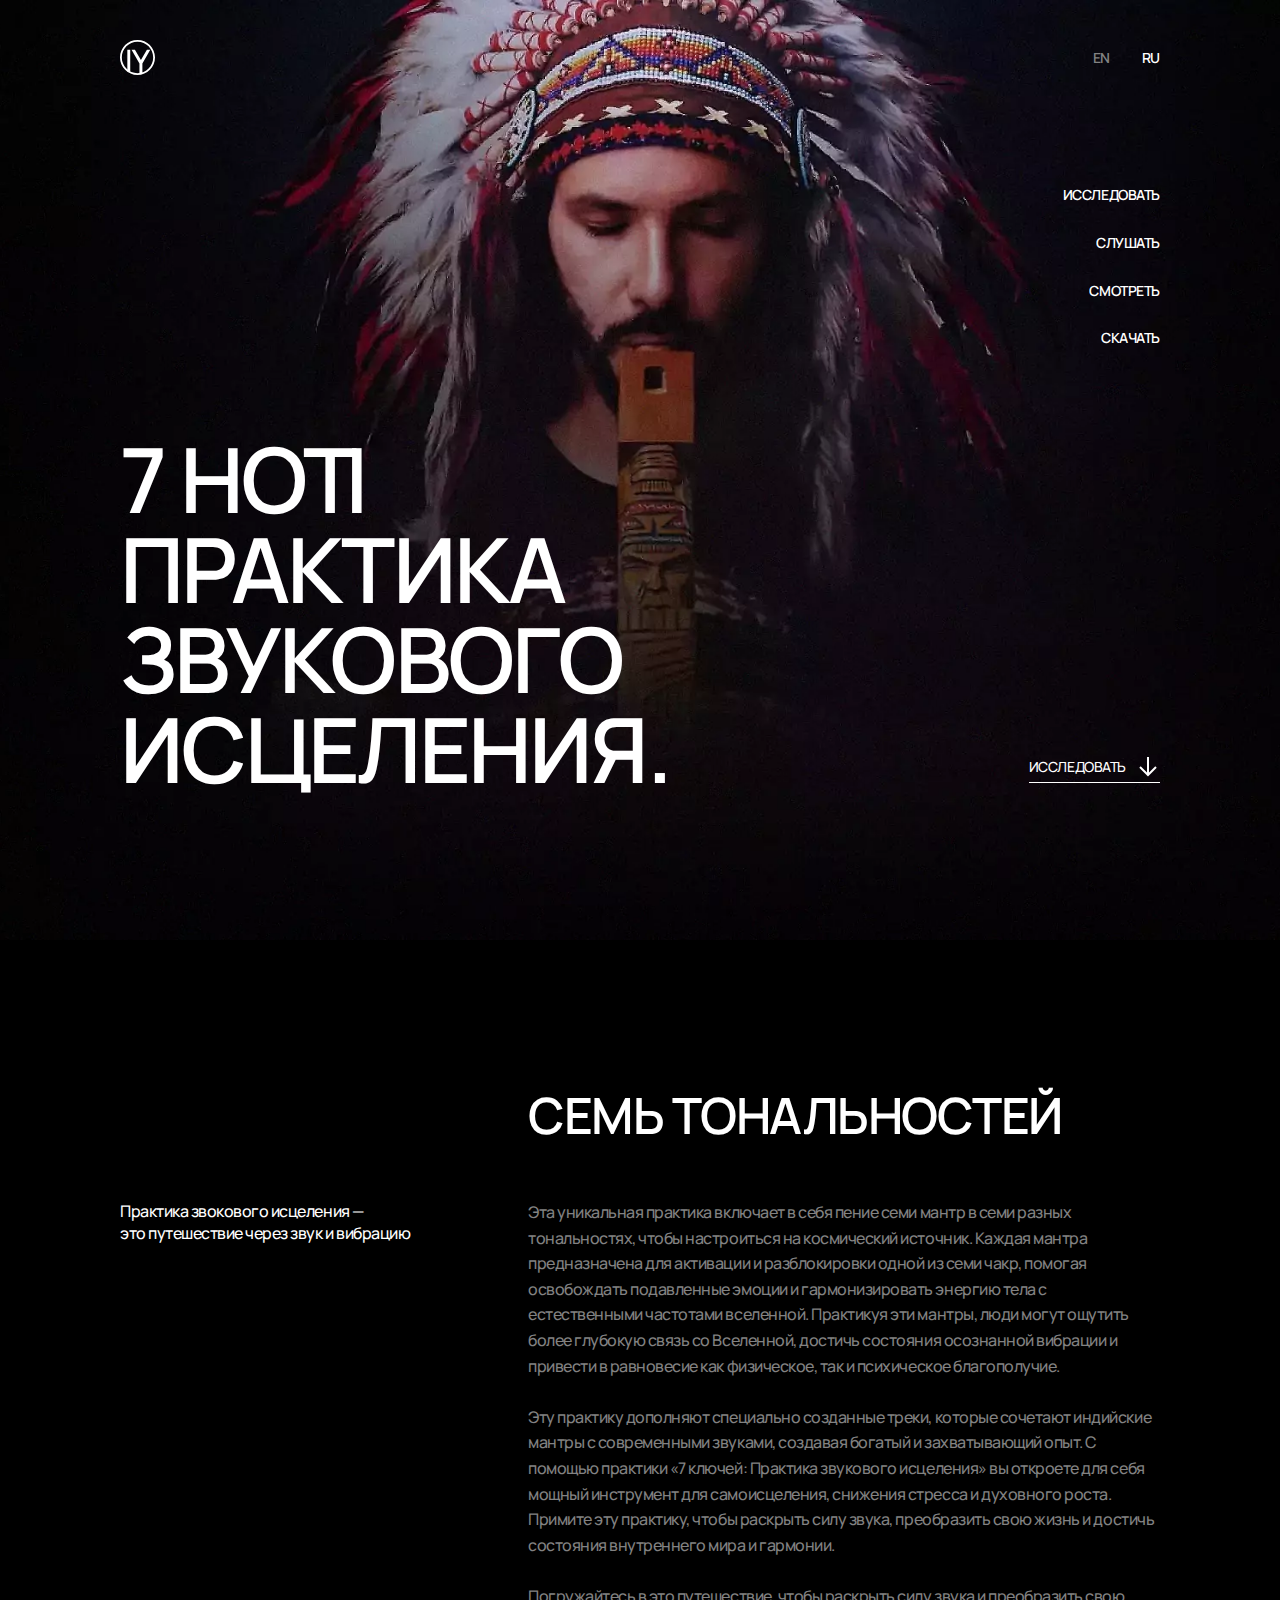
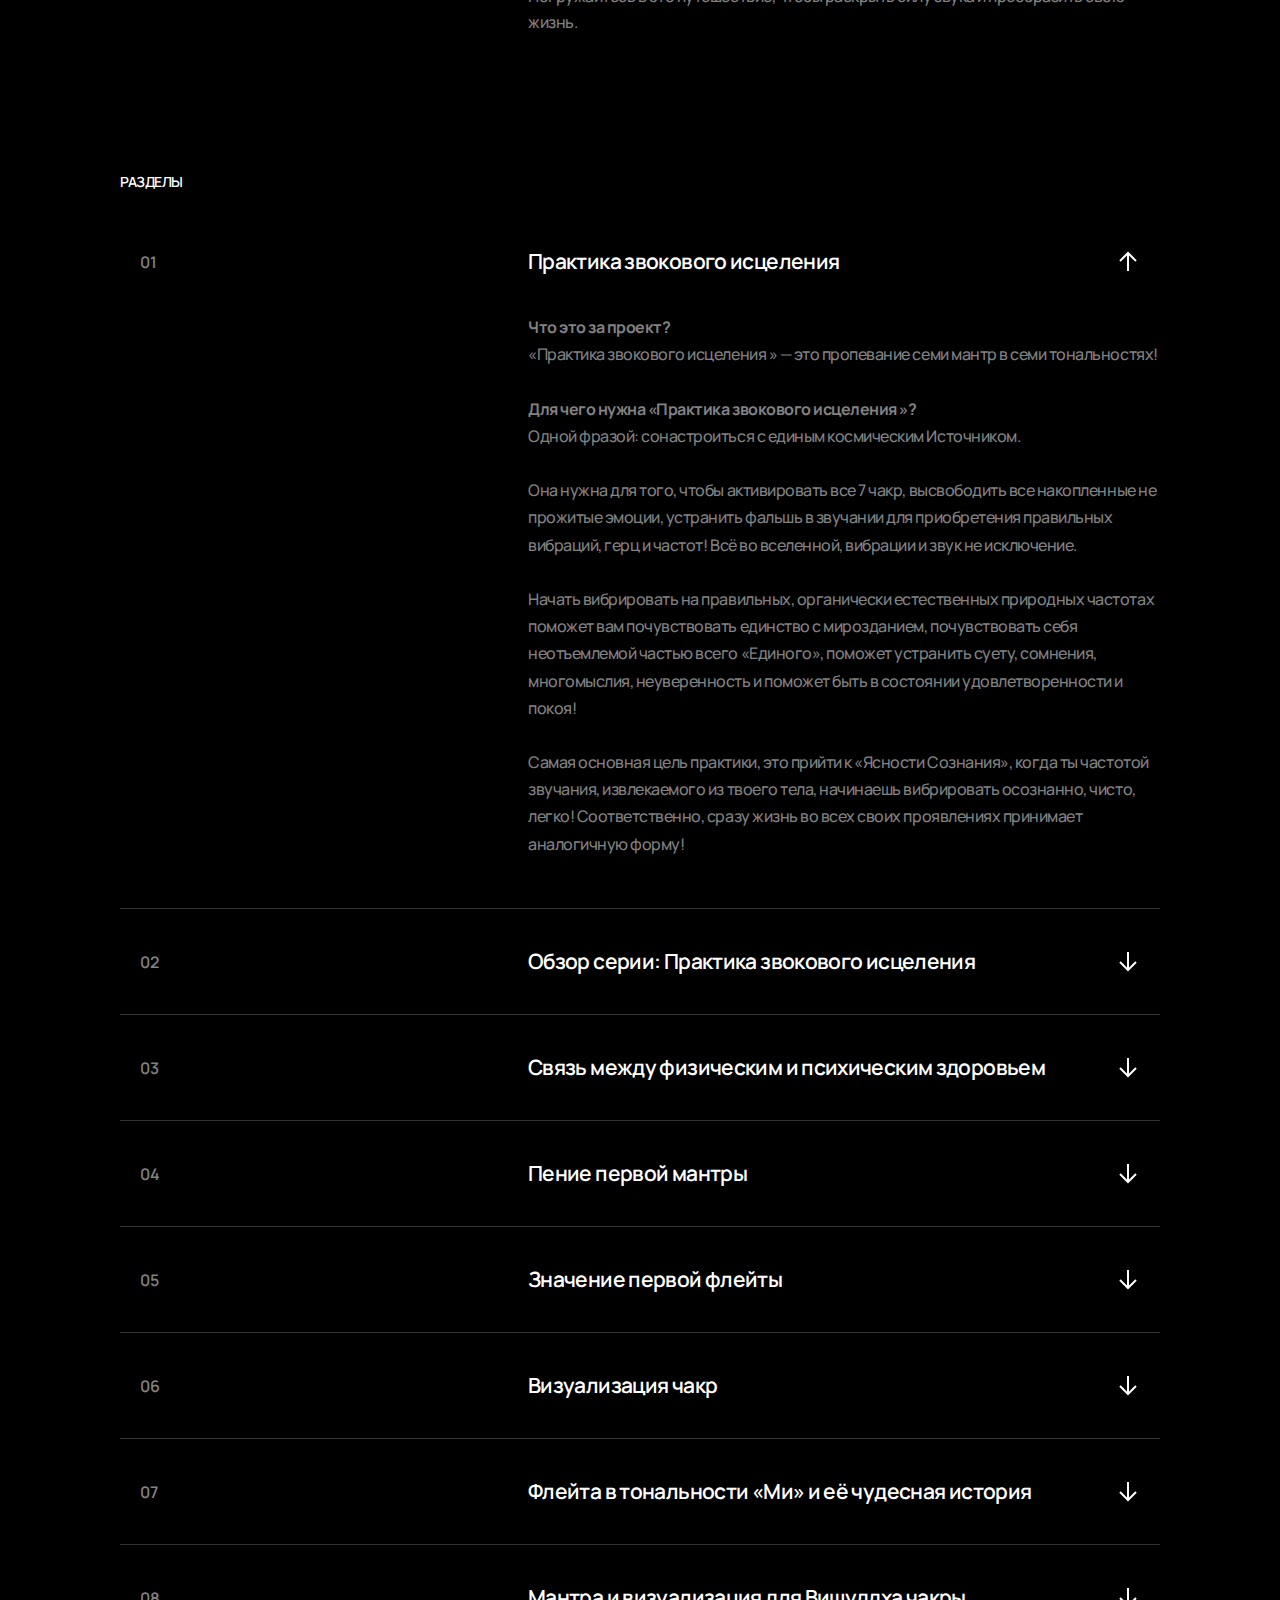
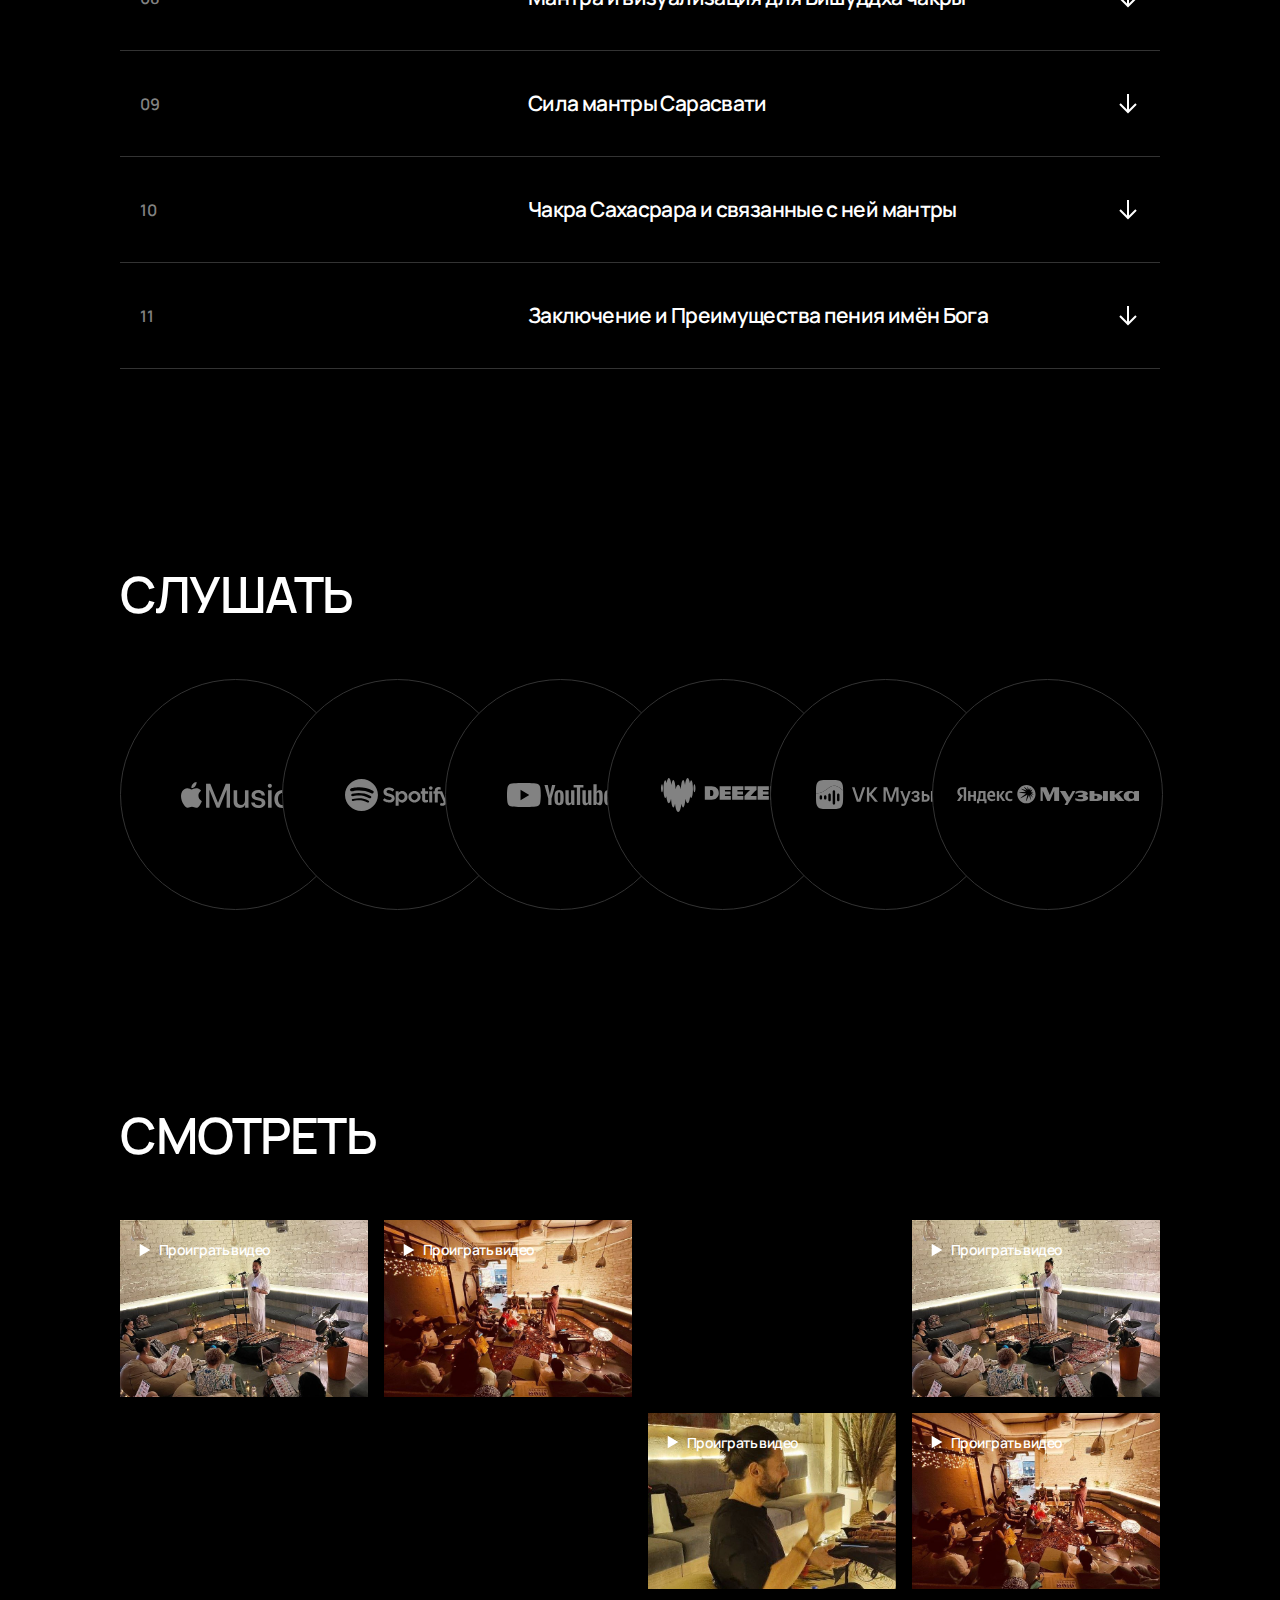
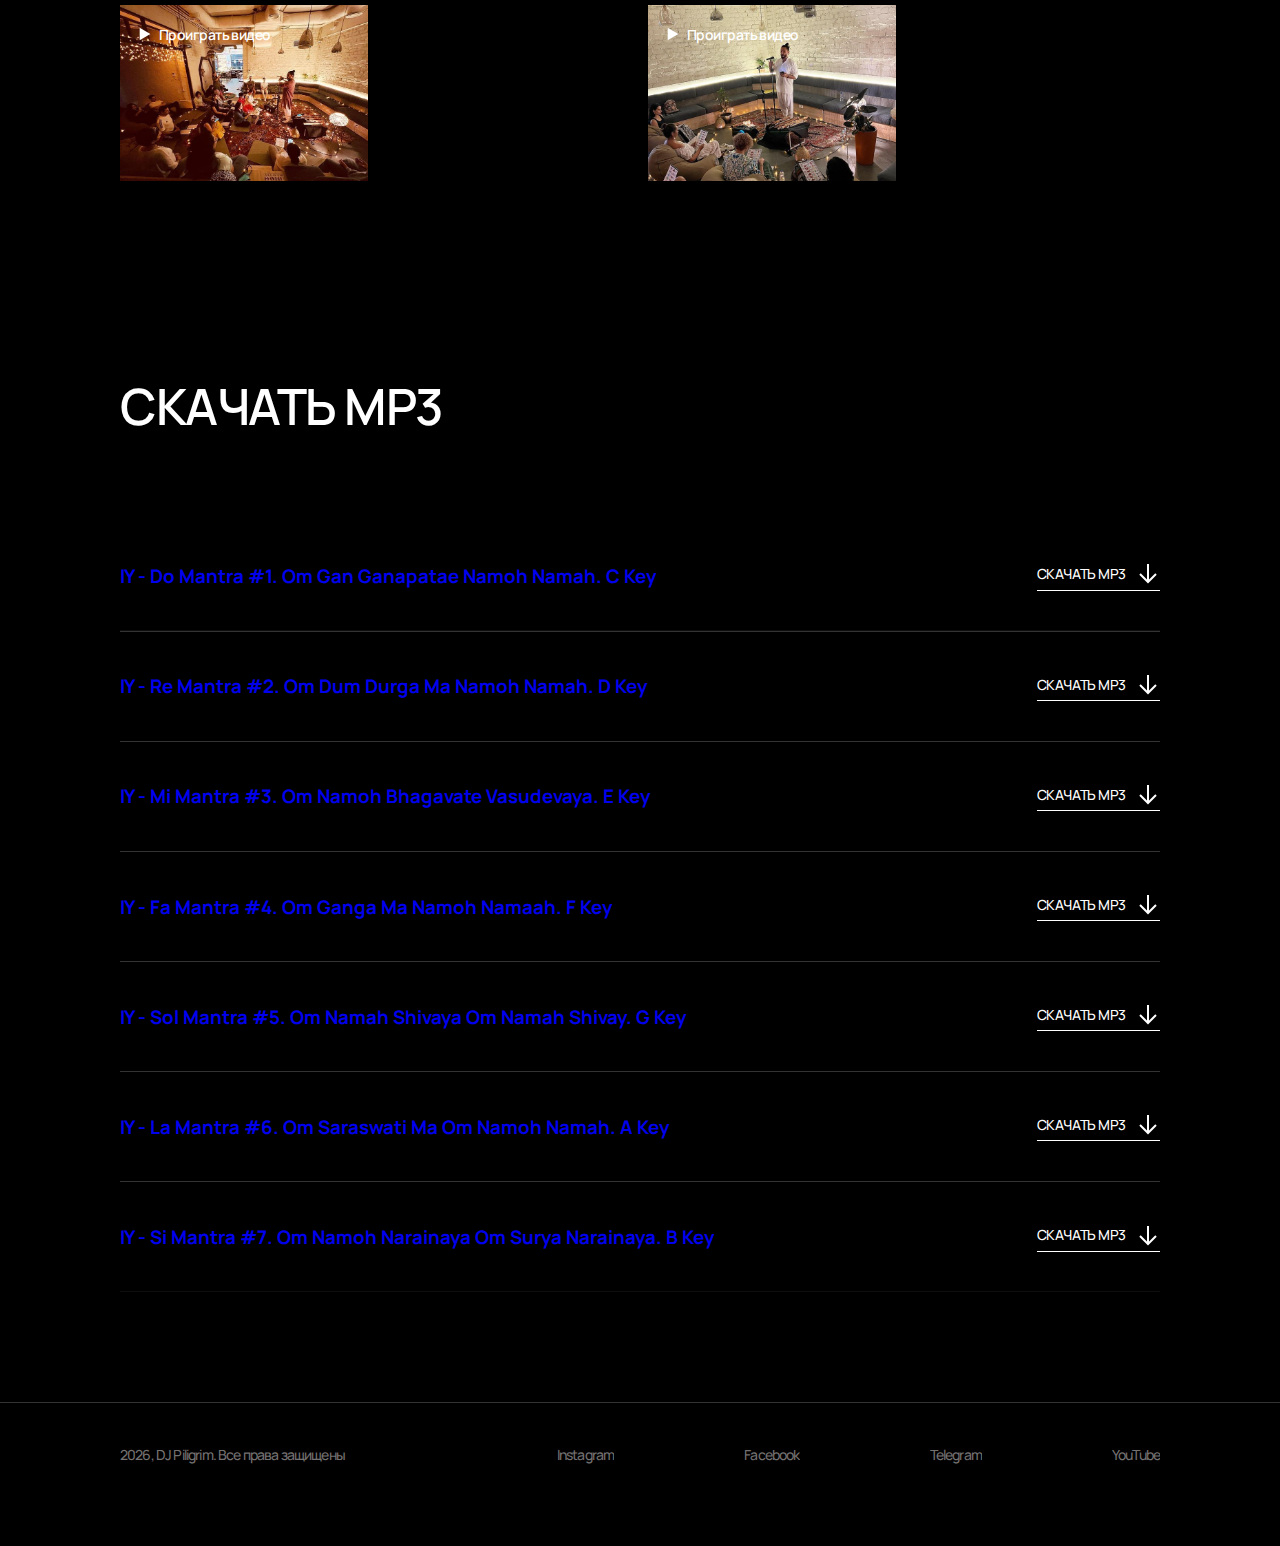
<file: ru/index.html>
<!doctype html>
<html lang="en">
  <head>
    <meta charset="UTF-8" />
    <link rel="icon" type="image/svg+xml" href="../icons/favicon.svg" />
    <script src="https://code.jquery.com/jquery-2.2.4.min.js" integrity="sha256-BbhdlvQf/xTY9gja0Dq3HiwQF8LaCRTXxZKRutelT44=" crossorigin="anonymous"></script>
    <meta name="viewport" content="width=device-width, initial-scale=1.0" />
    <link rel="icon" type="image/svg" href="../icons/favicon.svg" />
    <title>IY – 7 ключей. Практика звокового исцеления</title>

        <script type="text/javascript">
          (function (m, e, t, r, i, k, a) {
            m[i] =
              m[i] ||
              function () {
                (m[i].a = m[i].a || []).push(arguments);
              };
            m[i].l = 1 * new Date();
            for (var j = 0; j < document.scripts.length; j++) {
              if (document.scripts[j].src === r) {
                return;
              }
            }
            (k = e.createElement(t)),
              (a = e.getElementsByTagName(t)[0]),
              (k.async = 1),
              (k.src = r),
              a.parentNode.insertBefore(k, a);
          })(
            window,
            document,
            "script",
            "https://mc.yandex.ru/metrika/tag.js",
            "ym",
          );

          ym(97648797, "init", {
            clickmap: true,
            trackLinks: true,
            accurateTrackBounce: true,
            webvisor: true,
          });
        </script>
     
        <script
          async
          src="https://www.googletagmanager.com/gtag/js?id=G-ZPLDXHTHQS"
        ></script>
        <script>
          window.dataLayer = window.dataLayer || [];
          function gtag() {
            dataLayer.push(arguments);
          }
          gtag("js", new Date());

          gtag("config", "G-ZPLDXHTHQS");
        </script>
   
    <link rel="stylesheet" crossorigin href="/assets/main-sJA28zUc.css">
  </head>
  <body>
    <noscript
      ><div>
        <img
          src="https://mc.yandex.ru/watch/97648797"
          style="position: absolute; left: -9999px"
          alt=""
        /></div
    ></noscript>

    <section class="banner">
      <img src="/images/banner.webp" alt="banner" />
      <div class="container">
        <header class="main-header">
          <!--        <div class="container">-->
          <a href="">
            <img src="/icons/logo.svg" alt="logo" />
          </a>
          <div class="langs">
            <a href="../">EN</a>
            <a class="active">RU</a>
          </div>
          <button id="menu-btn">
            <span></span>
            <span></span>
            <span></span>
          </button>
          <aside class="mobile-aside">
            <div class="navigation">
              <a href="#seven-keys" class="wow-hover">
                <span>Исследовать</span>
                <span class="hovered">Исследовать</span>
              </a>
              <a href="#listen" class="wow-hover">
                <span>Слушать</span>
                <span class="hovered">Слушать</span>
              </a>
              <a href="#watch" class="wow-hover">
                <span>Смотреть</span>
                <span class="hovered">Смотреть</span>
              </a>
              <a href="#download" class="wow-hover">
                <span>Скачать</span>
                <span class="hovered">Скачать</span>
              </a>
            </div>
            <div class="langs mobile">
              <a href="#">EN</a>
              <a href="#" class="active">RU</a>
            </div>
            <footer class="aside-footer">
              <div class="container">
                <span
                ><span class="current-year"></span>, DJ Piligrim. Все права защищены.</span
                >
                <div class="socials">
                  <a
                          https://www.instagram.com/iy.flutes"
                          class="wow-hover"
                  >
                    <span>Instagram</span>
                    <span class="hovered">Instagram</span>
                  </a>
                  <a
                          href="https://www.facebook.com/profile.php?id=100064328793114"
                          class="wow-hover"
                  >
                    <span>Facebook</span>
                    <span class="hovered">Facebook</span>
                  </a>
                  <a
                          href="https://t.me/djpiligrimtelegram/1798"
                          class="wow-hover"
                  >
                    <span>Telegram</span>
                    <span class="hovered">Telegram</span>
                  </a>
                  <a
                          href="https://www.youtube.com/watch?v=3c6SWxaey1I&list=PLSdPvxlDKT7qkn0LCHdmeQOm79Qe6TxP8"
                          class="wow-hover"
                  >
                    <span>YouTube</span>
                    <span class="hovered">YouTube</span>
                  </a>
                </div>
              </div>
            </footer>
          </aside>
          <!--</div>-->
        </header>
        <nav>
          <a href="#seven-keys" class="wow-hover">
            <span>Исследовать</span>
            <span class="hovered">Исследовать</span>
          </a>
          <a href="#listen" class="wow-hover">
            <span>Слушать</span>
            <span class="hovered">Слушать</span>
          </a>
          <a href="#watch" class="wow-hover">
            <span>Смотреть</span>
            <span class="hovered">Смотреть</span>
          </a>
          <a href="#download" class="wow-hover">
            <span>Скачать</span>
            <span class="hovered">Скачать</span>
          </a>
        </nav>
        <div class="banner-title">
          <h1>7 <span class="multipleStringsRu"></span> <br /> Практика звукового исцеления.   </h1>
          <a href="#seven-keys" class="underline arrow-hover"
          >Исследовать
            <span class="wrap">
              <img src="/icons/arrow.svg" alt="arrow" />
              <img src="/icons/arrow.svg" alt="arrow" class="hovered" />
            </span>
          </a>
        </div>
      </div>
    </section>
    <section class="site-intro" id="seven-keys">
      <div class="container">
        <div></div>
        <div>
          <h3>Семь тональностей</h3>
        </div>
        <div>
          <p class="text">
            Практика звокового исцеления — это&nbsp;путешествие через звук и вибрацию
          </p></div>
        
        <div class="txt-div">
          <p>
          Эта уникальная практика включает в себя пение семи мантр в семи разных тональностях, чтобы настроиться на космический источник. Каждая мантра предназначена для активации и разблокировки одной из семи чакр, помогая освобождать подавленные эмоции и гармонизировать энергию тела с естественными частотами вселенной. Практикуя эти мантры, люди могут ощутить более глубокую связь со Вселенной, достичь состояния осознанной вибрации и привести в равновесие как физическое, так и психическое благополучие.
          <br />
          <br />
          Эту практику дополняют специально созданные треки, которые сочетают индийские мантры с современными звуками, создавая богатый и захватывающий опыт. С помощью практики «7 ключей: Практика звукового исцеления» вы откроете для себя мощный инструмент для самоисцеления, снижения стресса и духовного роста. Примите эту практику, чтобы раскрыть силу звука, преобразить свою жизнь и достичь состояния внутреннего мира и гармонии.
          <br />
          <br />
          Погружайтесь в это путешествие, чтобы раскрыть силу звука и преобразить свою жизнь.
          </p>
          <!--<div id="hidden-text">
            <p>
              Join us on this journey to unlock the power of sound and transform your life. Explore our practice through our streaming platforms, YouTube channel, and social media links available on the site.
            </p>
          </div>
          <button id="show-hidden" class="underline arrow-hover horizontal">
            Read more
            <span class="wrap">
              <img src="/icons/arrow.svg" alt="arrow" />
              <img src="/icons/arrow.svg" alt="arrow" class="hovered" />
            </span>
          </button> -->
        </div>
      </div>
    </section>
    <section class="corrects">
      <div class="container">
        <h3>Разделы</h3>
        <div class="corrects-items">
          <div class="item open">
            <div class="item-header glass-hover">
              <span>01</span>
              <div>
                <h3>Практика звокового исцеления </h3>
                <img src="/icons/arrow.svg" alt="arrow" />
              </div>
            </div>
            <div class="item-wrap">
              <div class="item-content">
                <div></div>
                <div>
                  <b>Что это за проект? </b><br />
                  &laquo;Практика звокового исцеления &raquo; — это пропевание семи мантр в семи тональностях!
                  <br />
                  <br />
                  <b>Для чего нужна &laquo;Практика звокового исцеления &raquo;?</b><br />
                  Одной фразой: сонастроиться с единым космическим Источником.
                  <br />
                  <br />
                  Она нужна для того, чтобы активировать все 7 чакр, высвободить все накопленные не прожитые эмоции, устранить фальшь в звучании для приобретения правильных вибраций, герц и частот! Всё во вселенной, вибрации и звук не исключение. 
                  <br />
                  <br />
                  Начать вибрировать на правильных, органически естественных природных частотах поможет вам почувствовать единство с мирозданием, почувствовать себя неотъемлемой частью всего «Единого», поможет устранить суету, сомнения, многомыслия, неуверенность и поможет быть в состоянии удовлетворенности и покоя!
                  <br />
                  <br />
                  Самая основная цель практики, это прийти к &laquo;Ясности Сознания&raquo;, когда ты частотой звучания, извлекаемого из твоего тела, начинаешь вибрировать осознанно, чисто, легко! Соответственно, сразу жизнь во всех своих проявлениях принимает аналогичную форму!
                </div>
              </div>
            </div>
          </div>
          <div class="item">
            <div class="item-header glass-hover">
              <span>02</span>
              <div>
                <h3>Обзор серии: Практика звокового исцеления</h3>
                <img src="/icons/arrow.svg" alt="arrow" />
              </div>
            </div>
            <div class="item-wrap">
              <div class="item-content">
                <div></div>
                <div>
                  Представьте себе, что вы включили Netflix, нашли там сериал из 7 серий под названием &laquo;Практика звокового исцеления &raquo;.
                  <br />
                  <br />
                  Также под самим названием написано: Звучи, пой! Извлекай из себя звук! Чисто поёшь - значит ты на правильных герцах! Есть фальшь — значит и жизнь с фальшью! Ведь ты знаешь, что всё взаимосвязанно! Умеешь ровно петь, держать ритм - значит и жизнь твоя ритмична!  Ведь всё во вселенной — это пульсация ритма! Если же ты всё ещё не звучишь чисто, и не научился держать ритм, то этот сериал как раз для тебя! 
                  <br />
                  <br />
                  В этом сериале, из семи серий, мы будем пропевать с вами в семи тональностях 7 мантр для разблокировки и активизации семи чакр нашего тонкого тела! От себя же я добавил ещё 7 разных флейт, чтобы украсить вашу практику сладостью этого удивительного духовного инструмента, присутствующего чуть ли не в каждой культуре народов мира!  
                  <br />
                  <br />
                  <b>Как это происходит?</b><br />
                  Специально для этого уникального, не имеющего аналогов проекта, мы (проф. муз команда) написали 7 уникальных авторских треков, где мы адаптировали индийские мантры под звучание сегодняшнего дня, сделали прекрасные гармонии, простые и всем понятные аккорды под фортепиано, разбавив классическое звучание индийской монотонной тампуры! И так, от слов к делу! Звучать!
                  <br />
                  <br />
                  1. Пособие! Всегда перед практикой поём мантру &laquo;ОМ&raquo; три раза, для тех, кто впервые знакомится с понятием &laquo;мантра&raquo; - скажу вам, что МАН — это ум, АТРА — это чистка, значения слова &laquo;Мантра&raquo; — это чистка ума! 
                  <br />
                  <br />
                  2. В каждой серии мы будем петь с вами как в караоке, сначала пою я - вы слушаете, и запоминаете далее вы, повторяете (поёте) сами, для вашего удобства на экране будут идти слова мантры как в караоке.
                </div>
              </div>
            </div>
          </div>
          <div class="item">
            <div class="item-header glass-hover">
              <span>03</span>
              <div>
                <h3>Связь между физическим и психическим здоровьем</h3>
                <img src="/icons/arrow.svg" alt="arrow" />
              </div>
            </div>
            <div class="item-wrap">
              <div class="item-content">
                <div></div>
                <div>
                  Все болезни тела из-за болезни души. Через тело душа показывает, где проблемы. Тонкое тело человека имеет своё энергетическое поле, которое ему необходимо держать сонастроеным со всей вселенной, быть в гармонии с собой и окружающим миром.
                  <br />
                  <br />
                  Чакры. Подробно про чакры вы можете узнать в интернете, я же от себя могу добавить, что они есть и влияют на наше физическое и психическое здоровье. Практикующий не только начинает видеть и чувствовать чакры, а ещё наблюдать и осознавать влияние всех чакр в нашей повседневной жизни! На сегодняшний день в основе своей человечество утратило связь с этими глубокими сакральными знаниями и 90%, а то и выше просто живут с заблокированными чакрами! Для тех, кто сейчас подумал, что я несу чепуху, приведу лишь один пример: когда вы переключаете пультом телевизор, вы же не видите инфракрасных лучей? А они есть! Или радиоволны, когда вы слушаете радио, вы не видите в пространстве ничего так, как наше тело ограниченно в восприятии.
                  <br />
                  <br />
                  Многомерность измерений очевидна, например, дельфины, которые общаются с помощью ультразвука на расстоянии в сотни километров, но это другая тема, а пока давайте начнём практиковать. Итак, первая тональность &laquo;ДО&raquo;, или как она называется в западном  мире ( C ) это тональность соответствует Муладхара чакре, она красного цвета и отвечает за физическую, природную силу, силу матери земли, Муладхара находиться ниже пояса в области таза, гениталий и бёдер, все живые существа получают энергию природы именно из этой чакры, поэтому я называю ее животная чакра!
                  <br />
                  Во время пения первой мантры, представляйте вокруг вашего пояса там, где я описал Муладхару красный светящийся круг, вращающейся по часовой стрелке, также во время пения старайтесь извлекать звук из гениталий (со временем практикующий при наличии систематической практики сможет извлекать звук из области каждой пропеваемой чакры.
                </div>
              </div>
            </div>
          </div>
          <div class="item">
            <div class="item-header glass-hover">
              <span>04</span>
              <div>
                <h3>Пение первой мантры</h3>
                <img src="/icons/arrow.svg" alt="arrow" />
              </div>
            </div>
            <div class="item-wrap">
              <div class="item-content">
                <div></div>
                <div>
                  Тональность &laquo;ДО&raquo; (С), что соответствует Муладхара чакре, мы будем петь мантру, воспевающую Ганеша. В индийском пантеоне, это божество всегда воспевается первым. Ганеша выиграл тендер в небесной канцелярии, в котором участвовали все индийские божества, а их очень много! 
                  <br />
                  <br />
                  Для тех, кто сейчас подумал, что БОГ един, и поклоняться надо ему одному, а не существу с головой слона и телом человека, я с вами полностью согласен. Но именно для вас хочу сделать маленькое отступление, и дать вам пищу для размышления, смотрите; Солнце это - Бог, а миллиарды его лучей — это то, что доходит до поверхности Земли, и обогревает нас, и поддерживает миллионы форм жизни на всей нашей планете! Так вот и в индуизме все эти миллионы божеств и есть эти самые лучи солнца, его разные формы, формы Бога, это всё тот же единый Бог, только в разных своих формах! Уловили? 
                  <br />
                  <br />
                  Закрепите эти знания в сердце, и живите не разделяя, а наоборот, соединяя, ведь, по сути, всё во вселенной только он один, Бог!
                  <br />
                  <br />
                  Продолжая приводить примеры, можно ещё немного дать вам понимание, как устроена система индийских божеств. Представьте, что Бог это - Царь, и у него есть министры, есть военачальники, есть мудрецы - учителя, есть целители, есть архитекторы и художники. И все они во главе с Правителем занимаются благоустройством царства, почитая мудрецов царства, мы почитаем самого Царя!
                  <br />
                  <br />
                  Всё, давайте вернёмся к первой мантре, Ганеш.  Ганеш для йогов, это божество концентрации и сосредоточения, Ганеш в индийском пантеоне божество, устраняющее препятствия. Ганеш не всегда был Ганеш, звали его принц Винаяка и прекрасней лица не было на всем белом свете, но это другая история, интернет вам в помощь!
                  <br />
                  <br />
                  Девиз Ганеша: Я в этот мир пришёл любовь дать, и любовь взять!
                  <br />
                  <br />
                  ОМ ГАН ГАН ПАТЭ НАМО НАМА<br />
                  ОМ ГАН ГАН ПАТЭ НАМООХ НАМААХ!
                  <br />
                  <br />
                  Напоминаю, первый раз пою - я, а второй раз поёте - вы (такая форма пения называться в индуизме Киртан) и ещё, если не чувствуете, что готовы петь в слух, пойте про себе!
                  <br />
                  <br />
                  P.S. Практика звокового исцеления  — это не концерт, это глубокая работа над собой, извлекая из себя чистый звук, вы практикуете звукойогу, одно дело смотреть футбол, а другое дело играть в футбол, одно дело слушать как кто-то поёт, а другое дело петь самому. Практикуй, друг, не стесняйся.<br />
                  С практикой ты сам во всём разберёшься. И да поможет тебе Звук!
                </div>
              </div>
            </div>
          </div>
          <div class="item">
            <div class="item-header glass-hover">
              <span>05</span>
              <div>
                <h3>Значение первой флейты</h3>
                <img src="/icons/arrow.svg" alt="arrow" />
              </div>
            </div>
            <div class="item-wrap">
              <div class="item-content">
                <div></div>
                <div>
                  Первая флейта была Американских индейцев, ее мне сделал именно под этот проект, под ноту &laquo;ДО&raquo; (C) мастер Акун из Каталонии. Кстати, все треки будут убыстряться с 96bpm до 120bpm ритм сердца, примерно 60 ударов в минуту так, что 120 ударов в минуту, это самый идеальный ритм для танца, если ты в теле человека!<br />
                  &laquo;RE&raquo; (D) прежде, чем начать петь вторую мантру во второй тональности, хотелось бы закрепить с вами первую! Всегда, когда поёте эту «практику звучания», визуализируйте все 7 цветов крутящихся дисков по часовой стрелке вокруг себя. Первый диск красный, со временем систематический практикующий сможет одновременно визуализировать все 7 крутящихся дисков. А пока, для начала, если у вас не получается визуализировать всё вместе, то работа с чакрами и их цветами по отдельности тоже принесёт свой результат! 
                  <br />
                  <br />
                  Итак, вторая чакра у нас — это Сватисхана. Она находится чуть ниже пупка и чуть выше лобковой кости.  Подробно про все чакры вы можете почитать в интернете на любом языке и в любом подробном объёме, про физические и сакральные аспекты и влияние чакр на нашу жизнь. Вот <a href="https://ru.wikipedia.org/wiki/%D0%92%D0%B5%D1%80%D1%82%D0%B8%D0%BA%D0%B0%D0%BB%D1%8C_%D0%B8_%D0%B3%D0%BE%D1%80%D0%B8%D0%B7%D0%BE%D0%BD%D1%82%D0%B0%D0%BB%D1%8C">ссылка на русском языке</a>. Свадхистана — вторая (сакральная) чакра: за что отвечает и где находится. Лично для меня эта чакра то, что нас отличает от животных, все кто передвигается на четырех лапах, и находятся в Горизонтальном положении, и сосуществуют с Мудадхарой чакрой. Мы же, хомо сапенс, встав на передние лапы, в позицию вертикали, начали пропускать вверх энергию выше по позвоночнику, тем самым животная энергия начала течь выше, становясь оранжевой. В этом наше отличия от животных, что Сватисхана дарует людям творчество, эмоции и более возвышенное состояние. Мы в отличие от тех, кто живет горизонтально, имеем возможность эволюционировать духовно, расширяя своё сознания, и познавая творца внутри себя (трансформация красного в оранжевый, это признак эволюции)! Цель моего проекта не информация о чакрах, цель в разблокировке и активации чакр. Вам же необязательно знать, как устроен ваш сложный механизм пищеварения? Тем не менее вы просто питаетесь, и всё само происходит, но тем, кто любит глубокие знания обо всём, интернет вам в помощь! Итак, после Ганеша обычно надо воспевать богиню Мудрости Сарасвати (мы обязательно будем петь ей позже) но так, как сейчас осень 2022 года, и в мире идут открытые военные действия, я решил, что воспеть богиню защиты Дургу будет очень уместно и своевременно! Дурга — это одна из форм богини Парвати, супруги Махадева (Шивы). Она же Пракрити (Природа). Она же Адийогини (первая йогиня). Она же Пашупатини (повелительница животных). Она же Кали (повелительница времени).
                  <br />
                  <br />
                  <b>Тональность &laquo;РЕ&raquo; (D) начинаем петь мантру;</b><br />
                  Ом Дум Дурга Ма намоох намаах
                  <br />
                  <br />
                  Первый раз пою - я, второй - мы поем все вместе, также дважды будут соло проигрыши, где я буду играть для вас на очередной флейте! Во время пения визуализируем оранжевый круг (диск), и крутим его по часовой стрелке в области чуть ниже пупка, стараемся извлекать звук именно из этой области тела! Если у вас получается визуализировать и красный диск (круг), то эффект от практики будет глубже!
                  <br />
                  <br />
                  Напоминаю, что каждый раз до начала пения мы поем мантру Ом три раза!
                  <br />
                  <br />
                  Я пою первым, а затем мы поём вместе. Также будет соло на флейте! Во время пения визуализируйте оранжевый круг (диск) и вращайте его по часовой стрелке в области ниже пупка, стараясь извлекать звук прямо из этой области. Если вы сможете также визуализировать красный круг, эффект будет более глубоким.
                  <br />
                  <br />
                  Напоминаю, что каждый раз перед началом мы трижды поём мантру Ом! Давайте начнём петь! Начинаем петь!
                  <br />
                  <br />

                  <b>Вертикаль и горизонталь</b>
                  <br />
                  Вертика́льная линия (или вертикаль) — линия, параллельная направлению вверх-вниз в выбранной точке. За направление вниз (надир) принимают направление силы тяжести (то есть ускорения свободного падения), а за направление вверх — противоположное силе тяжести (зенит).
                </div>
              </div>
            </div>
          </div>

          <div class="item">
            <div class="item-header glass-hover">
              <span>06</span>
              <div>
                <h3>Визуализация чакр</h3>
                <img src="/icons/arrow.svg" alt="arrow" />
              </div>
            </div>
            <div class="item-wrap">
              <div class="item-content">
                <div></div>
                <div>
                  Третья чакра Манипура - желтого цвета! Кстати, флейта в тональности &laquo;Ре&raquo; мной куплена в Барселоне в музыкальном магазине. Мне понравилось ее звучание, звук напоминал мне чувство &laquo;сострадания&raquo;. Если первая флейта имеет явный призыв к действию, и напоминает мне звучания хобота слона (как раз для Ганеша), то вторая флейта как раз соответствует второй мантре, так как, в основном, желание защищать приходит из чувства сострадания!
                  <br />
                  <br />
                  Итак, Манипура! Тональность &laquo;Ми&raquo; (E).<br />
                  Опять-таки всю академическую информацию про эту чакру можно и нужно прочитать в сети Манипура: третья чакра – за что отвечает Ashaindia. От себя же скажу, что цвет ее желтый, и лично для меня это чакра &laquo;осознания&raquo;. Также я называю ее &laquo;Рамчакра&raquo;, если оранжевая сватисхана у меня ассоциируется с первобытным человеком, который поднялся на задние лапы, и поменял &laquo;точку зрения&raquo; (а иногда это самое главное в жизни - поменять точку зрения) он, этот каменный человек выпрямился, и поток энергии потек выше… Тем самым дав первому человеку преимущество перед другими живыми существами, появился ресурс для творчества, и я вижу как первый Парашурам (один из первых аватаров верховной личности Бога) взял в руки палку, и прикрепил к ней камень, связав это всё свежей лианой, получив первый инструмент орудия труда...
                  <br />
                  <br />
                  Манипура, третья чакра, дала осознанности. Трансформация энергии перешла на новый уровень, и у первых людей появилась возможность расти, и трансформироваться дальше (первые потребности людей были удовлетворены и настало время для следующего этапа развития человечества) 
                  <br />
                  <br />
                  Лично для меня Манипура, это чакра выносливости, силы воли, целеустремленности, находиться она в области поясницы.  Рамчакрай прозвал я ее, потому что именно Рам (Рамачандра следующий аватар верховной личности Бога в индуизме) подарил людям нравственность, мораль и правильные взаимоотношения, показал на личном примере какими должны быть отношения между сыном и матерью, между сыном и отцом, между мужем и женой, между правителем и народом, между учителем и учеником! В первобытном обществе был полный хаус, и преобладала животная иерархия-кто сильней, тот и прав. С правлением Рамачандры человечество познало Дхарму (<a href="https://ru.wikipedia.org/wiki/%D0%94%D1%85%D0%B0%D1%80%D0%BC%D0%B0">также можете почитать подробно в интернете</a>) талант и божественность пришли в жизнь людей вместе с Манипурой. 
                  <br /><br />
                  Рамачандра - один из величайших личностей нашей цивилизации, до сих пор почитаем, любим и воспеваем людьми избравшие путь <a href="https://ru.wikipedia.org/wiki/%D0%98%D0%BD%D0%B4%D1%83%D0%B8%D0%B7%D0%BC! ">Санатаны дхармы (праведный путь).</a> Закрывая предисловия перед пением третьей чакры, я бы порекомендовал вам прекрасный индийских эпос &laquo;Рамаяна&raquo;, для более глубокого понимания вышеизложенных мною идей! 
                  <br />
                  <br />
                  <b>Мы будем петь мантру:</b><br />
                  ОМ НАМОХ БХАГАВАТЭ ВАСУДЕВАЯ<br />
                  ОМ НАМОХ БХАГАВАТЭ ВАСУДЕВА 
                  <br />
                  <br />
                  Васудева — дословно переводиться как всепроникающий и это одно из имён верховной личности Бога!
                  <br />
                  <br />
                  Не забываем визуализировать желтый диск, и крутить его по часовой стрелке, также важно научиться извлекать звук (петь) именно из области поясницы, для тех, кто уже продвинулся в практике визуализации напоминаю, что красный диск в области гениталий и оранжевый диск в области ниже пупка и выше лобковой кости тоже надо вращать одновременно, задействуя и активируя все три чакры.
                  <br />
                  <br />
                  <b>Дхарма</b><br />
                  Одно из важнейших понятий в индийской философии и индийских религиях.
                </div>
              </div>
            </div>
          </div>

          <div class="item">
            <div class="item-header glass-hover">
              <span>07</span>
              <div>
                <h3>Флейта в тональности «Ми» и её чудесная история</h3>
                <img src="/icons/arrow.svg" alt="arrow" />
              </div>
            </div>
            <div class="item-wrap">
              <div class="item-content">
                <div></div>
                <div>
                  Флейта в ноте &laquo;Ми&raquo; (E) китайская флейта Сяо, была сделана мастером из Украины. Это моя первая флейта, заказанная по интернету, и единственная флейта в моей коллекции, купленная без предварительного теста, обычно надо пробовать флейту и чувствовать подходит тебе или нет, бывает, приедешь к мастеру и часами пробуешь разные флейты и ничто не отзывается, не твоё и всё. А в случае с покупкой на расстоянии всё случилось чудесным образом. Тональность Ми - от латинского слова miraculum, что переводится как чудо. В моём случае с этой флейтой всё тоже сложилось чудесным образом!
                  <br />
                  <br />
                  <b>Тональность &laquo;FA&raquo; (F) - чакра Анахата - цвет зелёный. Начинаем петь мантру.</b>
                  Om Ganga Ma namoh namaah.
                  <br />
                  <br />
                  И крутим зелёный диск в области грудной клетки, поем из сердца, в прямом смысле слова. Так, как Анахата — это сердечная чакра. Для меня это чакра гармонии. Все, у кого проблемы в области грудной клетки — это дисгармония. Те, кто делают то, чего не хотят делать, те, кого мучают проблемы с легкими, те, кто страдает от кашля должны петь базовую мантру YAM, и визуализировать зелёный крутящейся диск по часовой стрелки в области грудной клетки. Ещё я бы рекомендовал визуализировать следующую картину: орёл парит над Зелёными холмами, покрытыми зелёной сочной травой, где растут, величественно устремившись в верх деревья, далее вы видите ручей, бегущий к большой воде, чистая горная вода журчит словно, поёт песню природы, в которой всё идеально и ясно!
                  <br />
                  <br />
                  Выбор мой пал не спроста на мантру, воспевающую свешенную мать Гангу, река, которая по индуистской мифологии очищает всё и всех без исключения. Лично для меня вода, это инопланетное существо, прибывшее на нашу планету, к которому мы люди (земляне) должны научиться относиться бережно и совсем уважением!
                  <br />
                  <br />
                  Om Ganga Ma<br /> 
                  Namooh Namaah.
                  <br />
                  <br />
                  Можете положить руку на сердце и во время пения чувствовать вибрацию именно в этой области, так работает тональность &laquo;FA&raquo; (F)<br />
                  А ещё, как говорила моя первая учительница йоги; тянемся, тянемся сердцем к небу!
                </div>
              </div>
            </div>
          </div>

          <div class="item">
            <div class="item-header glass-hover">
              <span>08</span>
              <div>
                <h3>Мантра и визуализация для Вишуддха чакры</h3>
                <img src="/icons/arrow.svg" alt="arrow" />
              </div>
            </div>
            <div class="item-wrap">
              <div class="item-content">
                <div></div>
                <div>
                  Нота &laquo;Соль&raquo; (G) флейта в предыдущей мантре была с Филиппин, я называю ее «сладкая разлука», учитывая ее яркий пронзительный звук, как вы сами могли слышать!
                  <br />
                  <br />
                  Нота &laquo;Соль&raquo; (G) соответствует Вишудха чакре, цвет голубой. Вишудха чакра — это чакра коммуникации. Базовая мантра этой чакры ХАМ. Те, кто испытывает проблемы с горлом могут петь эту базовую мантру в тональности СОЛЬ. И визуализировать голубой цвет, крутя диск по часовой стрелке вокруг горла! Я уже говорил, что все проблемы физического тела — это проблемы души. Что-то ты не договорил кому-то..., сдержался... или наоборот, соврал человеку, сказав неправду... вот вам и блокировка этой чакры! 
                  <br />
                  <br />
                  Вернёмся к практике! Петь мы будем мантру, посвящённую учителю всех учителей йоги, главному йогину, Адийогу (первый йог). Он же Шива, Шиву также называют Нилакандха (Голубогорлый), потому что однажды, по преданиям индийских эпосов выпил Синий яд, чтобы спасти людей и планету от неминуемой гибели, <a href="https://ru.wikipedia.org/wiki/%D0%A5%D0%B0%D0%BB%D0%B0%D1%85%D0%B0%D0%BB%D0%B0">вот что пишут про это в Wikipedia</a>
                  <br />
                  <br />
                  <b>Давайте начнём практиковать.</b><br />
                  Om nomaah Shivaya<br />
                  Om namah Shivay
                  <br />
                  <br />
                  Извлекаем звук из области шеи (если в Анахата при практике мы держали руку на груди, и чувствовали вибрацию именно в этой области, то при пении вишудхи можно положить руку на шею, и вы начнёте чувствовать вибрацию уже в этой области при пении в тональности &laquo;СОЛЬ&laquo; (G)
                  <br />
                  <br />
                  Не забываем визуализировать голубой вращающийся диск по часовой стрелки в области шеи.
                  <br />
                  <br />
                  OM Namaah Shivaya<br />
                  OM Namah Shivay
                  <br />
                  <br />
                  <b>Халахала</b><br />
                  Хала́хала (санскр. हलाहल, IAST: Halāhala) или калаку́та (санскр. कालकूटं, IAST: kālakūṭa) — в индуистской мифологии — яд, полученный при пахтаньи Молочного океана девами и асурами.
                </div>
              </div>
            </div>
          </div>

          <div class="item">
            <div class="item-header glass-hover">
              <span>09</span>
              <div>
                <h3>Сила мантры Сарасвати</h3>
                <img src="/icons/arrow.svg" alt="arrow" />
              </div>
            </div>
            <div class="item-wrap">
              <div class="item-content">
                <div></div>
                <div>
                  Нота &laquo;Ля&raquo; (А) - ещё одна флейта Американских индейцев, прозвучала в предыдущей тональности, и была сделана именно для этого проекта.  Изо дня в день наш с ней коннект укрепляется, и с практикой она раскрывается в новых красках.  Ещё раз на личном опыте осознаю, что Практика — это самое важное в любом деле!
                  <br />
                  <br />
                  В тональности &laquo;ЛЯ&raquo; (Е) чакра АЖНЕ (третий глаз) цвет фиолетовый. Петь мы будем мантру для богини мудрости Сарасвати! Интуиция, музыкальность, сверх способности — это то, что дарит людям Богиня Сарасвати.  В Индии музыканты и художники поклоняются супруге Брахмы, богине мудрости Сарасвати, чтобы их творчество было заряжено божественной энергией, талант для меня как раз таки и есть эта энергия (в наш век развитых технологий можно всё узнать из многочисленных источников в интернете).  
                  <br />
                  <br />
                  OM SARASWATI MA<br />
                  OM NAMOH NAMAH
                  <br />
                  <br />
                  Такую форму эта мантра приобрела именно для того, чтобы максимально резонировать в области межбровья. В этой мантре по сути - две мантры! Слог &laquo;ОМ&raquo; сам по себе мантра, точнее самая первая мантра. Вселенский звук, который звучит всегда. Тот шум, который вы слышите в тишине в ушах и есть этот всепроникающий &laquo;Ом&raquo;.
                  <br />
                  <br />
                  Если положить теперь руку на межбровье, то во время пения будет вибрировать именно это место!
                  <br />
                  <br />
                  Люди с активированной чакрой АЖНЕ — это люди, которые приняли (от слова ПРИЯТИЕ) тот факт, что всё в мироздании едино.  За частую у людей с активной АЖНЕ чакрой появляются сверх способности (сидхи), лично для меня АЖНЕ чакра это символ сдачи себя на милость вселенной или Бога, когда ты признаешь (от слова ЗНАТЬ) что всё есть ОН.
                  <br />
                  <br />
                  Подробно можете изучить тонны информации из разных источников, я же просто призываю практиковать!
                  <br />
                  <br />
                  Не забываем крутить фиолетовый диск вокруг головы! 
                  <br />
                  <br />
                  Поём!
                </div>
              </div>
            </div>
          </div>

          <div class="item">
            <div class="item-header glass-hover">
              <span>10</span>
              <div>
                <h3>Чакра Сахасрара и связанные с ней мантры</h3>
                <img src="/icons/arrow.svg" alt="arrow" />
              </div>
            </div>
            <div class="item-wrap">
              <div class="item-content">
                <div></div>
                <div>
                  Нота &laquo;Си&raquo; (H) - моя любимая тональность. В ней мне удобней всего петь, чувствую себя как рыба в воде!
                  <br />
                  <br />
                  Флейта в ноте &laquo;Ля&raquo; (А) тоже Американских индейцев купленная мною где-то в Европе, что-то в ней есть магическое, напоминает мне орла, парящего над облаками! 
                  <br />
                  <br />
                  Тональность &laquo;Си&raquo; (H) чакра Сахасрара, цвет Пурпурный или светло-фиолетовый!
                  <br />
                  <br />
                  Лично у меня эта чакра вызывает ассоциацию с фильмом &laquo;Матрица&raquo;, а именно тот момент, когда вырвавшихся из матрицы персонажей подключали, и отключали кабелем, который находился на макушки (темечке) головы! Именно там на макушки и находится эта трансцендентная чакра! Одно из названий этой чакры <b>«Хари-Хара чакра»</b>
                  <br />
                  <br />
                  <b>Петь мы будем сразу две мантры в одном</b><br />
                  OM NAMOH NARAINAYA 
                  OM SURYA NARAINAYA 
                  <br />
                  <br />
                  Нарайна — это одно из имён Бога и дословно переводиться как &laquo;все поддерживающий&raquo;. Сурья - дословно переводиться как Солнце. И тут как раз уместно ещё раз вам напомнить, что в индуизме Солнце — это верховная личность Бога. А все его лучи — это разные его формы! 
                  <br />
                  <br />
                  Крутим пурпурный диск во время пения, можно положить руку на голову, и чувствовать, как вибрирует макушка в тональности &laquo;Си&raquo; (H). Напоминаю, что желательно визуализировать все диски, пропетые ранее одновременно, но, если не получается, можно визуализировать по несколько сразу и с каждой практикой добавлять по одному цвету. Поверьте, человек ко всему привыкает, и приспосабливается и этот навык тоже наработается со временем.
                  <br />
                  <br />
                  OM NAMOH NARAINAYA<br />
                  OM SURYA NARAINAYA
                </div>
              </div>
            </div>
          </div>

          <div class="item">
            <div class="item-header glass-hover">
              <span>11</span>
              <div>
                <h3>Заключение и Преимущества пения имён Бога</h3>
                <img src="/icons/arrow.svg" alt="arrow" />
              </div>
            </div>
            <div class="item-wrap">
              <div class="item-content">
                <div></div>
                <div>
                  Coda
                  <br />
                  <br />
                  Воспевать имена Бога — это очень мощная Практика, которую я практикую и люблю!
                  <br />
                  <br />
                  Мы с вами пропели 7 мантр в семи тональностях - Прекрасная Практика для людей, начавших свой духовный путь. Я после каждой этой практики чувствую прилив энергии и вдохновения, ко мне приходит состояние ясности, поэтому я решил поделиться этой практикой, потому что распространение знаний самая великая благодетель!
                  <br />
                  <br />
                  <b>От себя хочу завершить этот сериал из семи серий следующими словами:</b><br />
                  Отбросьте все концепции, пойте песню жизни.  Самая лучшая мантра которой мы все связанны это - мантра жизни! Жизнью жить — это самая лучшая практика, и быть самим собой — это самый лучший инструмент в этой практике! Верьте в себя, любите себя, идите своим путём, и будьте уверены, что как все реки впадают в огромный океан, также и все пути ведут к Богу! Сколько душ - столько и путей! И пройти свой уникальный путь — это великое счастье!
                </div>
              </div>
            </div>
          </div>
        </div>
      </div>
      </div>
    </section>
    <section id="listen" class="listen">
      <div class="container">
        <h2>Слушать</h2>
      </div>
      <div class="container list">
        <div class="listen-items">
          <div class="l-item">
            <a
                    href="https://music.apple.com/us/album/7-keys/1684001122"
                    target="_blank"
                    class="item-wrap"
            >
              <div class="wrap">
                <img src="/icons/apple.svg" alt="Apple Music" />
              </div>
            </a>
          </div>
          <div class="l-item">
            <a
                    href="https://open.spotify.com/album/37agQ0A5VshyOsPgw2VBBV?si=e_W0IkNPQwmR-_TVzDPcvA"
                    target="_blank"
                    class="item-wrap"
            >
              <div class="wrap">
                <img src="/icons/spotify.svg" alt="Spotify" />
              </div>
            </a>
          </div>
          <div class="l-item">
            <a
                    href="https://www.youtube.com/watch?v=3c6SWxaey1I&list=PLSdPvxlDKT7qkn0LCHdmeQOm79Qe6TxP8"
                    target="_blank"
                    class="item-wrap"
            >
              <div class="wrap">
                <img src="/icons/youtube.svg" alt="Youtube" />
              </div>
            </a>
          </div>
          <div class="wrap"></div>
          <div class="l-item">
            <a
                    href="https://www.deezer.com/en/album/432737197"
                    target="_blank"
                    target="_blank"
                    class="item-wrap"
            >
              <div class="wrap">
                <img src="/icons/deezer.svg" alt="Deezer" />
              </div>
            </a>
          </div>
          <div class="l-item">
            <a
                    href="https://vk.com/music/album/-2000849311_17849311_de4cdd5b5abf92abb0"
                    target="_blank"
                    class="item-wrap"
            >
              <div class="wrap">
                <img src="/icons/vk.svg" alt="VK Музыка" />
              </div>
            </a>
          </div>
          <div class="l-item">
            <a
                    href="https://music.yandex.ru/album/25615896"
                    target="_blank"
                    class="item-wrap"
            >
              <div class="wrap">
                <img src="/icons/ya.svg" alt="Яндекс Музыка" />
              </div>
            </a>
          </div>
        </div>
      </div>
    </section>
    <section id="watch" class="videos">
      <div class="container">
        <h2>Смотреть</h2>
        <div class="videos-items">
          <a
                  href="https://www.youtube.com/watch?v=3c6SWxaey1I&list=PLSdPvxlDKT7qkn0LCHdmeQOm79Qe6TxP8"
                  target="_blank"
                  class="video-single"
          >
            <img src="/images/vid1.jpg" alt="video" />
            <div class="backdrop"></div>
            <p>
              <img src="/icons/play.svg" alt="play" /> <span>Проиграть видео</span>
            </p>
          </a>
          <a
                  href="https://www.youtube.com/watch?v=OXSkO2vyuIY&list=PLSdPvxlDKT7qkn0LCHdmeQOm79Qe6TxP8&index=2"
                  target="_blank"
                  class="video-single"
          >
            <img src="/images/vid2.jpg" alt="video" />
            <div class="backdrop"></div>
            <p>
              <img src="/icons/play.svg" alt="play" /> <span>Проиграть видео</span>
            </p>
          </a>
          <div class="video-single"></div>
          <a
                  href="https://www.youtube.com/watch?v=LGa22_XXC6M&list=PLSdPvxlDKT7qkn0LCHdmeQOm79Qe6TxP8&index=3"
                  target="_blank"
                  class="video-single"
          >
            <img src="/images/vid1.jpg" alt="video" />
            <div class="backdrop"></div>
            <p>
              <img src="/icons/play.svg" alt="play" /> <span>Проиграть видео</span>
            </p>
          </a>
          <div class="video-single"></div>
          <div class="video-single"></div>
          <a
                  href="https://www.youtube.com/watch?v=aQeWAJ9JvYQ&list=PLSdPvxlDKT7qkn0LCHdmeQOm79Qe6TxP8&index=4"
                  target="_blank"
                  class="video-single"
          >
            <img src="/images/vid3.jpg" alt="video" />
            <div class="backdrop"></div>
            <p>
              <img src="/icons/play.svg" alt="play" /> <span>Проиграть видео</span>
            </p>
          </a>
          <a
                  href="https://www.youtube.com/watch?v=LAUGNnn7UMY&list=PLSdPvxlDKT7qkn0LCHdmeQOm79Qe6TxP8&index=5"
                  target="_blank"
                  class="video-single"
          >
            <img src="/images/vid2.jpg" alt="video" />
            <div class="backdrop"></div>
            <p>
              <img src="/icons/play.svg" alt="play" /> <span>Проиграть видео</span>
            </p>
          </a>
          <a
                  href="https://www.youtube.com/watch?v=DMsayEJmJqM&list=PLSdPvxlDKT7qkn0LCHdmeQOm79Qe6TxP8&index=6"
                  target="_blank"
                  class="video-single"
          >
            <img src="/images/vid2.jpg" alt="video" />
            <div class="backdrop"></div>
            <p>
              <img src="/icons/play.svg" alt="play" /> <span>Проиграть видео</span>
            </p>
          </a>
          <div class="video-single"></div>
          <a
                  href="https://www.youtube.com/watch?v=iZYRCi7FX1s&list=PLSdPvxlDKT7qkn0LCHdmeQOm79Qe6TxP8&index=7"
                  target="_blank"
                  class="video-single"
          >
            <img src="/images/vid1.jpg" alt="video" />
            <div class="backdrop"></div>
            <p>
              <img src="/icons/play.svg" alt="play" /> <span>Проиграть видео</span>
            </p>
          </a>
          <div class="video-single"></div>
        </div>
        <div class="videos-swiper swiper">
          <div class="swiper-wrapper">
            <a
                    href="https://www.youtube.com/watch?v=3c6SWxaey1I&list=PLSdPvxlDKT7qkn0LCHdmeQOm79Qe6TxP8"
                    target="_blank"
                    class="video-single swiper-slide"
            >
              <img src="/images/vid1.jpg" alt="video" />
              <div class="backdrop"></div>
              <p>
                <img src="/icons/play.svg" alt="play" /> <span>Проиграть видео</span>
              </p>
            </a>
            <a
                    href="https://www.youtube.com/watch?v=OXSkO2vyuIY&list=PLSdPvxlDKT7qkn0LCHdmeQOm79Qe6TxP8&index=2"
                    class="video-single swiper-slide"
            >
              <img src="/images/vid2.jpg" alt="video" />
              <div class="backdrop"></div>
              <p>
                <img src="/icons/play.svg" alt="play" /> <span>Проиграть видео</span>
              </p>
            </a>
            <a
                    href="https://www.youtube.com/watch?v=LGa22_XXC6M&list=PLSdPvxlDKT7qkn0LCHdmeQOm79Qe6TxP8&index=3"
                    target="_blank"
                    class="video-single swiper-slide"
            >
              <img src="/images/vid1.jpg" alt="video" />
              <div class="backdrop"></div>
              <p>
                <img src="/icons/play.svg" alt="play" /> <span>Проиграть видео</span>
              </p>
            </a>
            <a
                    href="https://www.youtube.com/watch?v=aQeWAJ9JvYQ&list=PLSdPvxlDKT7qkn0LCHdmeQOm79Qe6TxP8&index=4"
                    target="_blank"
                    class="video-single swiper-slide"
            >
              <img src="/images/vid3.jpg" alt="video" />
              <div class="backdrop"></div>
              <p>
                <img src="/icons/play.svg" alt="play" /> <span>Проиграть видео</span>
              </p>
            </a>
            <a
                    href="https://www.youtube.com/watch?v=LAUGNnn7UMY&list=PLSdPvxlDKT7qkn0LCHdmeQOm79Qe6TxP8&index=5"
                    target="_blank"
                    class="video-single swiper-slide"
            >
              <img src="/images/vid2.jpg" alt="video" />
              <div class="backdrop"></div>
              <p>
                <img src="/icons/play.svg" alt="play" /> <span>Проиграть видео</span>
              </p>
            </a>
            <a
                    href="https://www.youtube.com/watch?v=DMsayEJmJqM&list=PLSdPvxlDKT7qkn0LCHdmeQOm79Qe6TxP8&index=6"
                    target="_blank"
                    class="video-single swiper-slide"
            >
              <img src="/images/vid2.jpg" alt="video" />
              <div class="backdrop"></div>
              <p>
                <img src="/icons/play.svg" alt="play" /> <span>Проиграть видео</span>
              </p>
            </a>
            <a
                    href="https://www.youtube.com/watch?v=iZYRCi7FX1s&list=PLSdPvxlDKT7qkn0LCHdmeQOm79Qe6TxP8&index=7"
                    target="_blank"
                    class="video-single swiper-slide"
            >
              <img src="/images/vid1.jpg" alt="video" />
              <div class="backdrop"></div>
              <p>
                <img src="/icons/play.svg" alt="play" /> <span>Проиграть видео</span>
              </p>
            </a>
          </div>
        </div>
        <div class="videos-pagination">
          <span></span>
          <span class="active"></span>
          <span></span>
          <span></span>
          <span></span>
          <span></span>
        </div>
      </div>
    </section>
    <section id="download" class="download">
      <div class="container">
        <h2>Скачать MP3</h2>
        <div class="songs">
          <a
                  href="https://7keys.space/mp3/IY_Do_Mantra_1_Om_Gan_Ganapatae_Namoh_Namah_C_Key.mp3"
                  target="_blank"
                  class="glass-hover"
          >
            <h3>IY - Do Mantra #1. Om Gan Ganapatae Namoh Namah. C Key</h3>
            <div class="underline arrow-hover">
              Скачать mp3
              <span class="wrap">
                <img src="/icons/arrow.svg" alt="arrow" />
                <img src="/icons/arrow.svg" alt="arrow" class="hovered" />
              </span>
            </div>
          </a>
          <a
                  href="https://7keys.space/mp3/IY_Re_Mantra_2_Om_Dum_Durga_Ma_Namoh_Namah_D_Key.mp3"
                  target="_blank"
                  class="glass-hover"
          >
            <h3>IY - Re Mantra #2. Om Dum Durga Ma Namoh Namah. D Key</h3>
            <div class="underline arrow-hover">
              Скачать mp3
              <span class="wrap">
                <img src="/icons/arrow.svg" alt="arrow" />
                <img src="/icons/arrow.svg" alt="arrow" class="hovered" />
              </span>
            </div>
          </a>
          <a
                  href="https://7keys.space/mp3/IY_Mi_Mantra_3_Om_Namoh_Bhagavate_Vasudevaya_E_Key.mp3"
                  target="_blank"
                  class="glass-hover"
          >
            <h3>IY - Mi Mantra #3. Om Namoh Bhagavate Vasudevaya. E Key</h3>
            <div class="underline arrow-hover">
              Скачать mp3
              <span class="wrap">
                <img src="/icons/arrow.svg" alt="arrow" />
                <img src="/icons/arrow.svg" alt="arrow" class="hovered" />
              </span>
            </div>
          </a>
          <a
                  href="https://7keys.space/mp3/IY_Fa_Mantra_4_Om_Ganga_Ma_Namoh_Namaah_F_Key.mp3"
                  target="_blank"
                  class="glass-hover"
          >
            <h3>IY - Fa Mantra #4. Om Ganga Ma Namoh Namaah. F Key</h3>
            <div class="underline arrow-hover">
              Скачать mp3
              <span class="wrap">
                <img src="/icons/arrow.svg" alt="arrow" />
                <img src="/icons/arrow.svg" alt="arrow" class="hovered" />
              </span>
            </div>
          </a>
          <a
                  href="https://7keys.space/mp3/IY_Sol_Mantra_5_Om_Namah_Shivaya_Om_Namah_Shivay_G_Key.mp3"
                  target="_blank"
                  class="glass-hover"
          >
            <h3>IY - Sol Mantra #5. Om Namah Shivaya Om Namah Shivay. G Key</h3>
            <div class="underline arrow-hover">
              Скачать mp3
              <span class="wrap">
                <img src="/icons/arrow.svg" alt="arrow" />
                <img src="/icons/arrow.svg" alt="arrow" class="hovered" />
              </span>
            </div>
          </a>
          <a
                  href="https://7keys.space/mp3/IY_La_Mantra_6_Om_Saraswati_Ma_Om_Namoh_Namah_A_Key.mp3"
                  target="_blank"
                  class="glass-hover"
          >
            <h3>IY - La Mantra #6. Om Saraswati Ma Om Namoh Namah. A Key</h3>
            <div class="underline arrow-hover">
              Скачать mp3
              <span class="wrap">
                <img src="/icons/arrow.svg" alt="arrow" />
                <img src="/icons/arrow.svg" alt="arrow" class="hovered" />
              </span>
            </div>
          </a>
          <a
                  href="https://7keys.space/mp3/IY_Si_Mantra_7_Om_Namoh_Narainaya_Om_Surya_Narainaya_B_Key.mp3"
                  target="_blank"
                  class="glass-hover"
          >
            <h3>
              IY - Si Mantra #7. Om Namoh Narainaya Om Surya Narainaya. B Key
            </h3>
            <div class="underline arrow-hover">
              Скачать mp3
              <span class="wrap">
                <img src="/icons/arrow.svg" alt="arrow" />
                <img src="/icons/arrow.svg" alt="arrow" class="hovered" />
              </span>
            </div>
          </a>
        </div>
      </div>
    </section>
    <footer>
      <div class="container">
        <span
        ><span class="current-year"></span>, DJ Piligrim. Все права
          защищены</span
        >
        <div class="socials">
          <a
                  href="https://www.instagram.com/iy.flutes"
                  target="_blank"
                  class="wow-hover"
          >
            <span>Instagram</span>
            <span class="hovered">Instagram</span>
          </a>
          <a
                  href="https://www.facebook.com/profile.php?id=100064328793114"
                  target="_blank"
                  class="wow-hover"
          >
            <span>Facebook</span>
            <span class="hovered">Facebook</span>
          </a>
          <a
                  href="https://t.me/djpiligrimtelegram/1798"
                  target="_blank"
                  class="wow-hover"
          >
            <span>Telegram</span>
            <span class="hovered">Telegram</span>
          </a>
          <a
                  href="https://www.youtube.com/watch?v=3c6SWxaey1I&list=PLSdPvxlDKT7qkn0LCHdmeQOm79Qe6TxP8"
                  target="_blank"
                  class="wow-hover"
          >
            <span>YouTube</span>
            <span class="hovered">YouTube</span>
          </a>
        </div>
      </div>
    </footer>
     <script type="module" crossorigin src="/assets/main-B7g_IByj.js"></script>
    <script>
      const years = document.querySelectorAll(".current-year");
      years.forEach((el) => {
        el.innerHTML = new Date().getFullYear().toString();
      });
      
  jQuery(document).ready(function(){ 
        
        new TypeIt(".multipleStringsRu", {
          speed: 150,
          waitUntilVisible: true,
          loop: true,
        })
          .type("нот", { delay: 500 })
          .pause(1000)
          .delete(10, { delay: 500 })
          .type("мантр", { delay: 500 })
          .pause(1000)
          .delete(10)
          .type("чакр", { delay: 500 })
          .pause(1000)
          .delete(10)
          .type("флейт", { delay: 500 })
          .pause(1000)
          .delete(10)
          .type("ключей.", { delay: 500 })
          .pause(4000)
          .delete(9)
        
          .go();
        
        
        });
    </script>
  </body>
</html>
</file>
<file: assets/main-sJA28zUc.css>
@import "https://fonts.googleapis.com/css2?family=Manrope:wght@200..800&display=swap";
body {
  margin: 0;
  padding: 0;
}
* {
  box-sizing: border-box;
}
h1,
h2,
h3,
h4,
h5,
h6,
p {
  margin-block: 0;
}
ul,
ol {
  list-style: none;
  padding-inline: 0;
}
img {
  display: block;
  object-position: center;
}
button {
  cursor: pointer;
}
button,
input,
textarea {
  font-family: inherit;
}
.container {
  max-width: 1108px;
  padding: 0 34px;
  margin: 0 auto;
}
@media (max-width: 500px) {
  .container {
    padding: 0 31px;
  }
}
html {
  scroll-behavior: smooth;
}
body {
  background: #000;
  font-family: Manrope, sans-serif;
  color: #fff;
}
html,
body {
  width: 100vw;
  overflow-x: hidden;
}
.underline {
  position: relative;
  display: flex;
  align-items: center;
  padding-bottom: 4px;
  text-decoration: none;
  text-transform: uppercase;
  color: #fff;
  font-size: 14px;
  font-weight: 500;
  line-height: 1.8;
  letter-spacing: -0.03em;
}
.underline:before {
  background: #fff;
  content: "";
  position: absolute;
  height: 1px;
  right: 0;
  left: 0;
  bottom: 0;
}
.wow-hover {
  position: relative;
  overflow: hidden;
}
@media (min-width: 1001px) {
  .wow-hover:hover span {
    transform: translateY(-100%);
  }
}
.wow-hover span {
  display: block;
  transition: transform 0.4s;
}
.wow-hover .hovered {
  position: absolute;
  top: 100%;
  left: 0;
}
.glass-hover {
  position: relative;
  overflow: hidden;
}
@media (min-width: 1001px) {
  .glass-hover:hover:before {
    transform: translateY(0);
  }
  .glass-hover:hover > .arrow-hover img {
    transition: transform 0.4s;
    transform: translateY(100%);
  }
  .glass-hover:hover > .arrow-hover.horizontal img {
    transform: translate(100%) rotate(-90deg);
  }
}
.glass-hover:before {
  pointer-events: none;
  transition: transform 0.25s;
  top: 0;
  left: 0;
  content: "";
  position: absolute;
  width: 100%;
  height: 100%;
  background: #ffffff12;
  transform: translateY(100%);
}
@media (min-width: 1001px) {
  .arrow-hover:hover img {
    transition: transform 0.4s;
    transform: translateY(100%);
  }
}
.arrow-hover.horizontal .wrap .hovered {
  top: 0;
  left: unset;
  right: 100%;
  position: absolute;
}
@media (min-width: 1001px) {
  .arrow-hover.horizontal:hover img {
    transform: translate(100%) rotate(-90deg);
  }
}
.arrow-hover .wrap {
  overflow: hidden;
  position: relative;
  margin-left: 10px;
}
.arrow-hover .wrap .hovered {
  bottom: 100%;
  left: 0;
  position: absolute;
}
.main-header {
  padding-top: 40px;
  position: relative;
  z-index: 2;
  display: flex;
  align-items: center;
  justify-content: space-between;
}
@media (max-width: 950px) {
  .main-header {
    padding: 40px 0 20px;
  }
}
@media (max-width: 500px) {
  .main-header {
    padding: 30px 0 0;
  }
}
.main-header > a {
  z-index: 2;
}
.main-header #menu-btn {
  display: none;
  position: relative;
  height: 35px;
  width: 35px;
  background: none;
  border: none;
  padding: 0;
  z-index: 2;
}
.main-header #menu-btn span {
  display: block;
  background: #fff;
  height: 1px;
  width: 100%;
  position: absolute;
  transition: transform 0.25s;
}
.main-header #menu-btn span:first-child {
  top: 11px;
}
.main-header #menu-btn span:nth-child(2) {
  top: 50%;
  transform: translateY(-50%);
}
.main-header #menu-btn span:last-child {
  bottom: 11px;
}
.main-header #menu-btn.active span:first-child {
  top: 50%;
  transform: translateY(-50%) rotate(45deg);
}
.main-header #menu-btn.active span:nth-child(2) {
  transform: translateY(-50%) scale(0);
}
.main-header #menu-btn.active span:last-child {
  top: 50%;
  transform: translateY(-50%) rotate(-45deg);
}
@media (max-width: 950px) {
  .main-header #menu-btn {
    display: block;
  }
}
.main-header .langs {
  display: flex;
  align-items: center;
  gap: 32px;
}
@media (max-width: 950px) {
  .main-header .langs:not(.mobile) {
    display: none;
  }
}
.main-header .langs a {
  font-size: 14px;
  font-weight: 600;
  line-height: 1.7;
  letter-spacing: -0.03em;
  text-decoration: none;
  color: #828282;
  transition: color 0.25s;
}
.main-header .langs a.active,
.main-header .langs a:hover {
  color: #fff;
}
.mobile-aside {
  display: none;
  position: fixed;
  flex-direction: column;
  align-items: center;
  left: 0;
  top: 0;
  background: #000;
  width: 100%;
  height: 100%;
  padding-top: 75px;
  overflow-y: auto;
}
@media (max-width: 950px) {
  .mobile-aside.open {
    display: flex;
  }
}
@media (max-width: 500px) {
  .mobile-aside {
    padding-top: 65px;
  }
}
.mobile-aside .navigation {
  display: flex;
  flex-direction: column;
  align-items: center;
  width: 100%;
  gap: 10px;
  margin: 90px 0 0;
}
.mobile-aside .navigation a {
  color: #fff;
  text-decoration: none;
  text-transform: uppercase;
  font-size: 34px;
  font-weight: 600;
  line-height: 1.9;
  letter-spacing: -0.03em;
}
.mobile-aside .langs {
  gap: 52px;
  margin: 90px 0 243px;
}
@media (max-width: 500px) {
  .mobile-aside .langs {
    margin: 70px 0 120px;
  }
}
.mobile-aside .aside-footer {
  width: 100%;
  align-self: end;
  margin-top: auto;
}
@media (max-width: 500px) {
  .mobile-aside .aside-footer {
    padding-bottom: 70px;
  }
  .mobile-aside .aside-footer .container > span {
    display: none;
  }
  .mobile-aside .aside-footer .socials {
    gap: 10px;
    padding-top: 40px;
    border-top: 1px solid #333333;
  }
}
.banner {
  position: relative;
  height: 940px;
}
@media (max-width: 950px) {
  .banner {
    height: 871px;
  }
}
@media (max-width: 500px) {
  .banner {
    height: 722px;
  }
}
.banner > img {
  height: 100%;
  position: absolute;
  bottom: 0;
  left: 50%;
  transform: translate(-50%);
  object-fit: contain;
  object-position: center 10%;
}
@media (max-width: 950px) {
  .banner > img {
    object-position: center;
  }
}
.banner > .container {
  position: relative;
  z-index: 2;
  height: 100%;
  display: flex;
  flex-direction: column;
  justify-content: space-between;
  padding-bottom: 146px;
}
@media (max-width: 950px) {
  .banner > .container {
    padding-bottom: 93px;
  }
}
@media (max-width: 500px) {
  .banner > .container {
    padding-bottom: 46px;
  }
}
.banner > .container nav {
  display: flex;
  flex-direction: column;
  align-items: end;
  gap: 24px;
  padding-top: 24px;
}
@media (max-width: 950px) {
  .banner > .container nav {
    display: none;
  }
}
.banner > .container nav a {
  text-transform: uppercase;
  color: #fff;
  text-decoration: none;
  font-size: 14px;
  font-weight: 600;
  line-height: 1.7;
  letter-spacing: -0.03em;
}
.banner > .container .banner-title {
  display: flex;
  align-items: end;
  justify-content: space-between;
}
@media (max-width: 950px) {
  .banner > .container .banner-title {
    flex-direction: column;
    align-items: start;
    gap: 55px;
  }
}
.banner > .container .banner-title h1 {
  text-transform: uppercase;
  color: #fff;
  font-size: 90px;
  font-weight: 600;
  line-height: 1;
  letter-spacing: -0.03em;
}
@media (max-width: 950px) {
  .banner > .container .banner-title h1 {
    font-size: 60px;
  }
}
@media (max-width: 500px) {
  .banner > .container .banner-title h1 {
    font-size: 50px;
  }
}
.banner > .container .banner-title a {
  margin-bottom: 0.8em;
}
.site-intro {
  margin-top: 75px;
  padding-top: 75px;
}
@media (max-width: 950px) {
  .site-intro {
    margin-top: 0;
  }
}
@media (max-width: 500px) {
  .site-intro {
    margin-top: 52.5px;
    padding-top: 52.5px;
  }
}
.site-intro > .container {
  color: #fff;
  display: grid;
  grid-template-columns: 1fr minmax(0, 632px);
  gap: 60px 16px;
}
@media (max-width: 1000px) {
  .site-intro > .container {
    display: block;
  }
}
@media (max-width: 1000px) {
  .site-intro > .container > div.txt-div > p:first-child {
    padding-top: 40px;
  }
}
.site-intro > .container > div h3 {
  text-transform: uppercase;
  font-size: 50px;
  font-weight: 600;
  line-height: 1;
  letter-spacing: -0.03em;
}
@media (max-width: 950px) {
  .site-intro > .container > div h3 {
    font-size: 45px;
  }
}
@media (max-width: 500px) {
  .site-intro > .container > div h3 {
    font-size: 35px;
  }
}
.site-intro > .container > div .text {
  max-width: 310px;
  font-weight: 500;
  line-height: 1.4;
  letter-spacing: -0.03em;
}
@media (max-width: 1000px) {
  .site-intro > .container > div .text {
    margin-top: 30px;
  }
}
@media (max-width: 500px) {
  .site-intro > .container > div .text {
    margin-top: 20px;
  }
}
.site-intro > .container > div p:not(.text) {
  color: #828282;
  font-weight: 500;
  line-height: 1.6;
  letter-spacing: -0.03em;
}
.site-intro > .container > div #hidden-text {
  height: 0;
  overflow: hidden;
  transition: height 0.5s;
}
.site-intro > .container > div button {
  width: fit-content;
  margin-top: 33px;
  padding: 0;
  background: none;
  border: none;
}
@media (max-width: 950px) {
  .site-intro > .container > div button {
    margin-top: 40px;
  }
}
.site-intro > .container > div button.hide {
  display: none;
}
.site-intro > .container > div button img {
  transform: rotate(-90deg);
}
.corrects {
  margin-top: 140px;
}
@media (max-width: 950px) {
  .corrects {
    margin-top: 120px;
  }
}
@media (max-width: 500px) {
  .corrects {
    margin-top: 100px;
  }
}
.corrects .container > h3 {
  text-transform: uppercase;
  font-size: 14px;
  font-weight: 600;
  line-height: 1;
  letter-spacing: -0.03em;
}
.corrects .corrects-items {
  margin-top: 20px;
}
@media (max-width: 950px) {
  .corrects .corrects-items {
    margin-top: 40px;
  }
}
@media (max-width: 950px) {
  .corrects .corrects-items {
    margin-top: 10px;
  }
}
.corrects .corrects-items .item {
  border-bottom: 1px solid #333333;
}
.corrects .corrects-items .item.open .item-header > div img {
  transform: rotate(180deg);
}
.corrects .corrects-items .item .item-header,
.corrects .corrects-items .item .item-content {
  display: grid;
}
.corrects .corrects-items .item .item-header {
  grid-template-columns: 1fr minmax(0, 612px);
}
.corrects .corrects-items .item .item-content {
  grid-template-columns: 1fr minmax(0, 632px);
}
@media (max-width: 950px) {
  .corrects .corrects-items .item .item-content {
    display: block;
  }
  .corrects .corrects-items .item .item-content > div:first-child {
    display: none;
  }
}
.corrects .corrects-items .item .item-header {
  align-items: center;
  padding: 40px 20px;
  cursor: pointer;
}
@media (max-width: 950px) {
  .corrects .corrects-items .item .item-header {
    padding: 8px 0 32px;
    display: block;
  }
}
@media (max-width: 500px) {
  .corrects .corrects-items .item .item-header {
    padding: 26px 0;
  }
}
.corrects .corrects-items .item .item-header span {
  font-size: 16px;
  font-weight: 600;
  line-height: 1;
  color: #828282;
  letter-spacing: -0.03em;
}
.corrects .corrects-items .item .item-header > div {
  display: flex;
  align-items: center;
  justify-content: space-between;
  gap: 16px;
}
@media (max-width: 950px) {
  .corrects .corrects-items .item .item-header > div {
    margin-top: 20px;
    align-items: start;
  }
}
.corrects .corrects-items .item .item-header > div h3 {
  font-size: 21px;
  font-weight: 600;
  line-height: 1;
  letter-spacing: -0.03em;
}
@media (max-width: 500px) {
  .corrects .corrects-items .item .item-header > div h3 {
    line-height: 1.5;
  }
}
.corrects .corrects-items .item .item-header > div img {
  transition: transform 0.4s;
}
.corrects .corrects-items .item .item-wrap {
  height: 0;
  overflow: hidden;
  transition: height 0.5s;
}
.corrects .corrects-items .item .item-wrap .item-content > div {
  font-size: 16px;
  font-weight: 500;
  line-height: 1.7;
  letter-spacing: -0.03em;
  color: #828282;
  padding-bottom: 50px;
}
.corrects .corrects-items .item .item-wrap .item-content > div a {
  color: #828282;
}
.corrects .corrects-items .item .item-wrap .item-content > div a:hover {
  text-decoration: none;
}
.corrects .corrects-items .item .item-wrap .item-content > div a.block-link {
  display: block;
  width: fit-content;
}
.listen {
  padding-top: 100px;
  margin-top: 100px;
}
@media (max-width: 950px) {
  .listen {
    padding-top: 60px;
    margin-top: 60px;
  }
}
@media (max-width: 500px) {
  .listen {
    padding-top: 50px;
    margin-top: 50px;
  }
}
.listen h2 {
  font-size: 50px;
  font-weight: 600;
  line-height: 1;
  letter-spacing: -0.03em;
  text-transform: uppercase;
}
@media (max-width: 950px) {
  .listen h2 {
    font-size: 45px;
  }
}
@media (max-width: 500px) {
  .listen h2 {
    font-size: 35px;
  }
}
.listen .list {
  margin-top: 60px;
}
@media (max-width: 950px) {
  .listen .list {
    margin-top: 40px;
    overflow-x: auto;
    -ms-overflow-style: none;
    scrollbar-width: none;
  }
  .listen .list::-webkit-scrollbar {
    display: none;
  }
}
.listen .list .listen-items {
  display: flex;
  align-items: center;
}
@media (max-width: 950px) {
  .listen .list .listen-items {
    min-width: 1040px;
    padding-bottom: 40px;
  }
}
.listen .list .listen-items .l-item {
  flex-basis: calc(16.2% - 6px);
  width: 231px;
  height: 231px;
  position: relative;
}
@media (max-width: 500px) {
  .listen .list .listen-items .l-item {
    width: 195px;
    height: 195px;
    flex-basis: calc(18% - 6px);
  }
}
.listen .list .listen-items .l-item:hover .item-wrap {
  z-index: 2;
  background: #fff;
}
.listen .list .listen-items .l-item .item-wrap {
  cursor: pointer;
  position: absolute;
  transition: background-color 0.25s;
  top: 0;
  left: 0;
  width: 231px;
  aspect-ratio: 1;
  border-radius: 50%;
  display: flex;
  align-items: center;
  justify-content: center;
  border: 1px solid #333333;
  background: #000;
}
@media (max-width: 500px) {
  .listen .list .listen-items .l-item .item-wrap {
    width: 195px;
    height: 195px;
  }
}
.listen .list .listen-items .l-item .item-wrap .wrap {
  display: flex;
  align-items: center;
  justify-content: center;
}
.listen .list .listen-items .l-item .item-wrap .wrap img {
  object-position: center;
  display: block;
  margin: 0 auto;
}
@media (max-width: 500px) {
  .listen .list .listen-items .l-item .item-wrap .wrap img {
    max-width: 133px;
    max-height: 21px;
  }
}
.videos {
  padding-top: 100px;
  margin-top: 100px;
}
@media (max-width: 950px) {
  .videos {
    padding-top: 60px;
    margin-top: 60px;
  }
}
@media (max-width: 500px) {
  .videos {
    padding-top: 20px;
  }
}
.videos h2 {
  text-transform: uppercase;
  font-size: 50px;
  font-weight: 600;
  line-height: 1;
  letter-spacing: -0.03em;
}
@media (max-width: 950px) {
  .videos h2 {
    font-size: 45px;
  }
}
@media (max-width: 500px) {
  .videos h2 {
    font-size: 35px;
  }
}
.videos h2 br {
  display: none;
}
@media (max-width: 500px) {
  .videos h2 br {
    display: block;
  }
}
.videos a {
  cursor: pointer;
}
.videos a:hover .backdrop {
  opacity: 1;
}
@media (max-width: 1000px) {
  .videos a:hover .backdrop {
    opacity: 0;
  }
}
.videos .video-single {
  position: relative;
  aspect-ratio: 246/175;
  padding: 19px;
  text-decoration: none;
}
@media (max-width: 500px) {
  .videos .video-single {
    padding: 24px;
  }
}
.videos .video-single > img {
  position: absolute;
  top: 0;
  left: 0;
  width: 100%;
  height: 100%;
  object-fit: cover;
}
.videos .video-single p {
  gap: 8px;
  position: relative;
  z-index: 2;
  display: flex;
  align-items: center;
  color: #fff;
  font-size: 14px;
  font-weight: 600;
  line-height: 1.5;
  letter-spacing: -0.04em;
}
.videos .video-single .backdrop {
  transition: opacity 0.25s;
  background: #090909bd;
  position: absolute;
  top: 0;
  left: 0;
  bottom: 0;
  opacity: 0;
  right: 0;
}
.videos .videos-items {
  margin-top: 60px;
  display: grid;
  grid-template-columns: repeat(4, 1fr);
  gap: 16px;
}
@media (max-width: 950px) {
  .videos .videos-items {
    display: none;
  }
}
.videos .videos-swiper {
  margin-top: 40px;
  display: none;
  overflow: initial;
}
@media (max-width: 950px) {
  .videos .videos-swiper {
    display: flex;
  }
}
.videos .videos-pagination {
  display: none;
  align-items: center;
  justify-content: center;
  gap: 12px;
  margin-top: 42px;
}
@media (max-width: 500px) {
  .videos .videos-pagination {
    margin-top: 30px;
  }
}
.videos .videos-pagination span {
  display: block;
  width: 6px;
  height: 6px;
  border-radius: 50%;
  background: #afb0b3;
  transition: background-color 0.25s, transfrom 0.25s;
  cursor: pointer;
}
.videos .videos-pagination span.active {
  transform: scale(1.5);
  background: #fff;
}
@media (max-width: 950px) {
  .videos .videos-pagination {
    display: flex;
  }
}

/* DOWNLOAD SECTION START */
.download {
  padding-top: 100px;
  margin-top: 100px;
}
@media (max-width: 950px) {
  .download {
    padding-top: 60px;
    margin-top: 60px;
  }
}
@media (max-width: 500px) {
  .download {
    padding-top: 50px;
    margin-top: 50px;
  }
}
.download h2 {
  text-transform: uppercase;
  font-size: 50px;
  font-weight: 600;
  line-height: 1;
  letter-spacing: -0.03em;
  margin-bottom: 90px;
}
@media (max-width: 950px) {
  .download h2 {
    font-size: 45px;
    margin-bottom: 60px;
  }
}
@media (max-width: 500px) {
  .download h2 {
    font-size: 35px;
    margin-bottom: 50px;
  }
}

.download .songs > a {
  text-decoration: none;
  padding: 40px 0;
  display: flex;
  align-items: center;
  justify-content: space-between;
}
.download .songs > a:not(:first-child) {
  border-top: 1px solid #333333;
}

@media (max-width: 950px) {
  .download .songs > a {
    padding: 40px 0;
  }
}
.download .songs > a h4 {
  font-size: 16px;
  font-weight: 500;
  line-height: 1.8;
  letter-spacing: -0.03em;
  color: #828282;
}

/* UPDATE STYLES */

.track-list-title {
  font-weight: 600;
  font-size: 20px;
  line-height: 1;
  letter-spacing: -0.03em;
  text-transform: uppercase;
}

.songs:not(:last-child) {
  margin-bottom: 50px;
}

.mob-border-bottom {
  border-bottom: 1px solid #333333;
}

@media only screen and (min-width: 768px) {
  .songs:not(:last-child) {
    margin-bottom: 70px;
  }
  .mob-border-bottom {
    border-bottom: none;
  }
}

.hidden {
  display: none;
}

@media only screen and (min-width: 768px) {
  .track-list-title {
    font-size: 25px;
  }

  .hidden {
    display: block;
  }
}

/* DOWNLOAD SECTION END */
footer {
  margin-top: 110px;
  padding: 40px 0 80px;
  font-size: 14px;
  font-weight: 500;
  line-height: 1.7;
  color: #747171;
  letter-spacing: -0.06em;
  border-top: 1px solid #333333;
}
@media (max-width: 500px) {
  footer {
    margin-top: 100px;
  }
}
@media (max-width: 950px) {
  footer {
    margin-top: 100px;
    border-top: none;
    padding: 0 0 60px;
  }
}
@media (max-width: 500px) {
  footer {
    padding-bottom: 80px;
  }
}
footer .container {
  display: flex;
  align-items: center;
  justify-content: space-between;
}
@media (max-width: 950px) {
  footer .container {
    flex-direction: column-reverse;
  }
  footer .container > span {
    margin-top: 40px;
  }
}
@media (max-width: 500px) {
  footer .container > span {
    margin-top: 50px;
  }
}
footer .container .socials {
  display: flex;
  align-items: center;
  gap: 130px;
}
@media (max-width: 950px) {
  footer .container .socials {
    padding-bottom: 20px;
    width: 100%;
    border-bottom: 1px solid #333333;
    gap: 0;
    justify-content: space-between;
  }
}
@media (max-width: 500px) {
  footer .container .socials {
    flex-direction: column;
    gap: 20px;
    border: none;
    padding: 0;
  }
}
footer .container .socials a {
  color: #747171;
  text-decoration: none;
}
@font-face {
  font-family: swiper-icons;
  src: url(data:application/font-woff;charset=utf-8;base64,\ [base64]//wADZ2x5ZgAAAywAAADMAAAD2MHtryVoZWFkAAABbAAAADAAAAA2E2+eoWhoZWEAAAGcAAAAHwAAACQC9gDzaG10eAAAAigAAAAZAAAArgJkABFsb2NhAAAC0AAAAFoAAABaFQAUGG1heHAAAAG8AAAAHwAAACAAcABAbmFtZQAAA/gAAAE5AAACXvFdBwlwb3N0AAAFNAAAAGIAAACE5s74hXjaY2BkYGAAYpf5Hu/j+W2+MnAzMYDAzaX6QjD6/4//Bxj5GA8AuRwMYGkAPywL13jaY2BkYGA88P8Agx4j+/8fQDYfA1AEBWgDAIB2BOoAeNpjYGRgYNBh4GdgYgABEMnIABJzYNADCQAACWgAsQB42mNgYfzCOIGBlYGB0YcxjYGBwR1Kf2WQZGhhYGBiYGVmgAFGBiQQkOaawtDAoMBQxXjg/wEGPcYDDA4wNUA2CCgwsAAAO4EL6gAAeNpj2M0gyAACqxgGNWBkZ2D4/wMA+xkDdgAAAHjaY2BgYGaAYBkGRgYQiAHyGMF8FgYHIM3DwMHABGQrMOgyWDLEM1T9/w8UBfEMgLzE////P/5//f/V/xv+r4eaAAeMbAxwIUYmIMHEgKYAYjUcsDAwsLKxc3BycfPw8jEQA/[base64]/uznmfPFBNODM2K7MTQ45YEAZqGP81AmGGcF3iPqOop0r1SPTaTbVkfUe4HXj97wYE+yNwWYxwWu4v1ugWHgo3S1XdZEVqWM7ET0cfnLGxWfkgR42o2PvWrDMBSFj/IHLaF0zKjRgdiVMwScNRAoWUoH78Y2icB/yIY09An6AH2Bdu/UB+yxopYshQiEvnvu0dURgDt8QeC8PDw7Fpji3fEA4z/PEJ6YOB5hKh4dj3EvXhxPqH/SKUY3rJ7srZ4FZnh1PMAtPhwP6fl2PMJMPDgeQ4rY8YT6Gzao0eAEA409DuggmTnFnOcSCiEiLMgxCiTI6Cq5DZUd3Qmp10vO0LaLTd2cjN4fOumlc7lUYbSQcZFkutRG7g6JKZKy0RmdLY680CDnEJ+UMkpFFe1RN7nxdVpXrC4aTtnaurOnYercZg2YVmLN/d/gczfEimrE/fs/bOuq29Zmn8tloORaXgZgGa78yO9/cnXm2BpaGvq25Dv9S4E9+5SIc9PqupJKhYFSSl47+Qcr1mYNAAAAeNptw0cKwkAAAMDZJA8Q7OUJvkLsPfZ6zFVERPy8qHh2YER+3i/BP83vIBLLySsoKimrqKqpa2hp6+jq6RsYGhmbmJqZSy0sraxtbO3sHRydnEMU4uR6yx7JJXveP7WrDycAAAAAAAH//wACeNpjYGRgYOABYhkgZgJCZgZNBkYGLQZtIJsFLMYAAAw3ALgAeNolizEKgDAQBCchRbC2sFER0YD6qVQiBCv/H9ezGI6Z5XBAw8CBK/m5iQQVauVbXLnOrMZv2oLdKFa8Pjuru2hJzGabmOSLzNMzvutpB3N42mNgZGBg4GKQYzBhYMxJLMlj4GBgAYow/P/PAJJhLM6sSoWKfWCAAwDAjgbRAAB42mNgYGBkAIIbCZo5IPrmUn0hGA0AO8EFTQAA);
  font-weight: 400;
  font-style: normal;
}
:root {
  --swiper-theme-color: #007aff;
}
:host {
  position: relative;
  display: block;
  margin-left: auto;
  margin-right: auto;
  z-index: 1;
}
.swiper {
  margin-left: auto;
  margin-right: auto;
  position: relative;
  overflow: hidden;
  list-style: none;
  padding: 0;
  z-index: 1;
  display: block;
}
.swiper-vertical > .swiper-wrapper {
  flex-direction: column;
}
.swiper-wrapper {
  position: relative;
  width: 100%;
  height: 100%;
  z-index: 1;
  display: flex;
  transition-property: transform;
  transition-timing-function: var(
    --swiper-wrapper-transition-timing-function,
    initial
  );
  box-sizing: content-box;
}
.swiper-android .swiper-slide,
.swiper-ios .swiper-slide,
.swiper-wrapper {
  transform: translateZ(0);
}
.swiper-horizontal {
  touch-action: pan-y;
}
.swiper-vertical {
  touch-action: pan-x;
}
.swiper-slide {
  flex-shrink: 0;
  width: 100%;
  height: 100%;
  position: relative;
  transition-property: transform;
  display: block;
}
.swiper-slide-invisible-blank {
  visibility: hidden;
}
.swiper-autoheight,
.swiper-autoheight .swiper-slide {
  height: auto;
}
.swiper-autoheight .swiper-wrapper {
  align-items: flex-start;
  transition-property: transform, height;
}
.swiper-backface-hidden .swiper-slide {
  transform: translateZ(0);
  -webkit-backface-visibility: hidden;
  backface-visibility: hidden;
}
.swiper-3d.swiper-css-mode .swiper-wrapper {
  perspective: 1200px;
}
.swiper-3d .swiper-wrapper {
  transform-style: preserve-3d;
}
.swiper-3d {
  perspective: 1200px;
}
.swiper-3d .swiper-slide,
.swiper-3d .swiper-cube-shadow {
  transform-style: preserve-3d;
}
.swiper-css-mode > .swiper-wrapper {
  overflow: auto;
  scrollbar-width: none;
  -ms-overflow-style: none;
}
.swiper-css-mode > .swiper-wrapper::-webkit-scrollbar {
  display: none;
}
.swiper-css-mode > .swiper-wrapper > .swiper-slide {
  scroll-snap-align: start start;
}
.swiper-css-mode.swiper-horizontal > .swiper-wrapper {
  scroll-snap-type: x mandatory;
}
.swiper-css-mode.swiper-vertical > .swiper-wrapper {
  scroll-snap-type: y mandatory;
}
.swiper-css-mode.swiper-free-mode > .swiper-wrapper {
  scroll-snap-type: none;
}
.swiper-css-mode.swiper-free-mode > .swiper-wrapper > .swiper-slide {
  scroll-snap-align: none;
}
.swiper-css-mode.swiper-centered > .swiper-wrapper:before {
  content: "";
  flex-shrink: 0;
  order: 9999;
}
.swiper-css-mode.swiper-centered > .swiper-wrapper > .swiper-slide {
  scroll-snap-align: center center;
  scroll-snap-stop: always;
}
.swiper-css-mode.swiper-centered.swiper-horizontal
  > .swiper-wrapper
  > .swiper-slide:first-child {
  margin-inline-start: var(--swiper-centered-offset-before);
}
.swiper-css-mode.swiper-centered.swiper-horizontal > .swiper-wrapper:before {
  height: 100%;
  min-height: 1px;
  width: var(--swiper-centered-offset-after);
}
.swiper-css-mode.swiper-centered.swiper-vertical
  > .swiper-wrapper
  > .swiper-slide:first-child {
  margin-block-start: var(--swiper-centered-offset-before);
}
.swiper-css-mode.swiper-centered.swiper-vertical > .swiper-wrapper:before {
  width: 100%;
  min-width: 1px;
  height: var(--swiper-centered-offset-after);
}
.swiper-3d .swiper-slide-shadow,
.swiper-3d .swiper-slide-shadow-left,
.swiper-3d .swiper-slide-shadow-right,
.swiper-3d .swiper-slide-shadow-top,
.swiper-3d .swiper-slide-shadow-bottom {
  position: absolute;
  left: 0;
  top: 0;
  width: 100%;
  height: 100%;
  pointer-events: none;
  z-index: 10;
}
.swiper-3d .swiper-slide-shadow {
  background: #00000026;
}
.swiper-3d .swiper-slide-shadow-left {
  background-image: linear-gradient(to left, #00000080, #0000);
}
.swiper-3d .swiper-slide-shadow-right {
  background-image: linear-gradient(to right, #00000080, #0000);
}
.swiper-3d .swiper-slide-shadow-top {
  background-image: linear-gradient(to top, #00000080, #0000);
}
.swiper-3d .swiper-slide-shadow-bottom {
  background-image: linear-gradient(to bottom, #00000080, #0000);
}
.swiper-lazy-preloader {
  width: 42px;
  height: 42px;
  position: absolute;
  left: 50%;
  top: 50%;
  margin-left: -21px;
  margin-top: -21px;
  z-index: 10;
  transform-origin: 50%;
  box-sizing: border-box;
  border: 4px solid var(--swiper-preloader-color, var(--swiper-theme-color));
  border-radius: 50%;
  border-top-color: transparent;
}
.swiper:not(.swiper-watch-progress) .swiper-lazy-preloader,
.swiper-watch-progress .swiper-slide-visible .swiper-lazy-preloader {
  animation: swiper-preloader-spin 1s infinite linear;
}
.swiper-lazy-preloader-white {
  --swiper-preloader-color: #fff;
}
.swiper-lazy-preloader-black {
  --swiper-preloader-color: #000;
}
@keyframes swiper-preloader-spin {
  0% {
    transform: rotate(0);
  }
  to {
    transform: rotate(360deg);
  }
}
</file>
